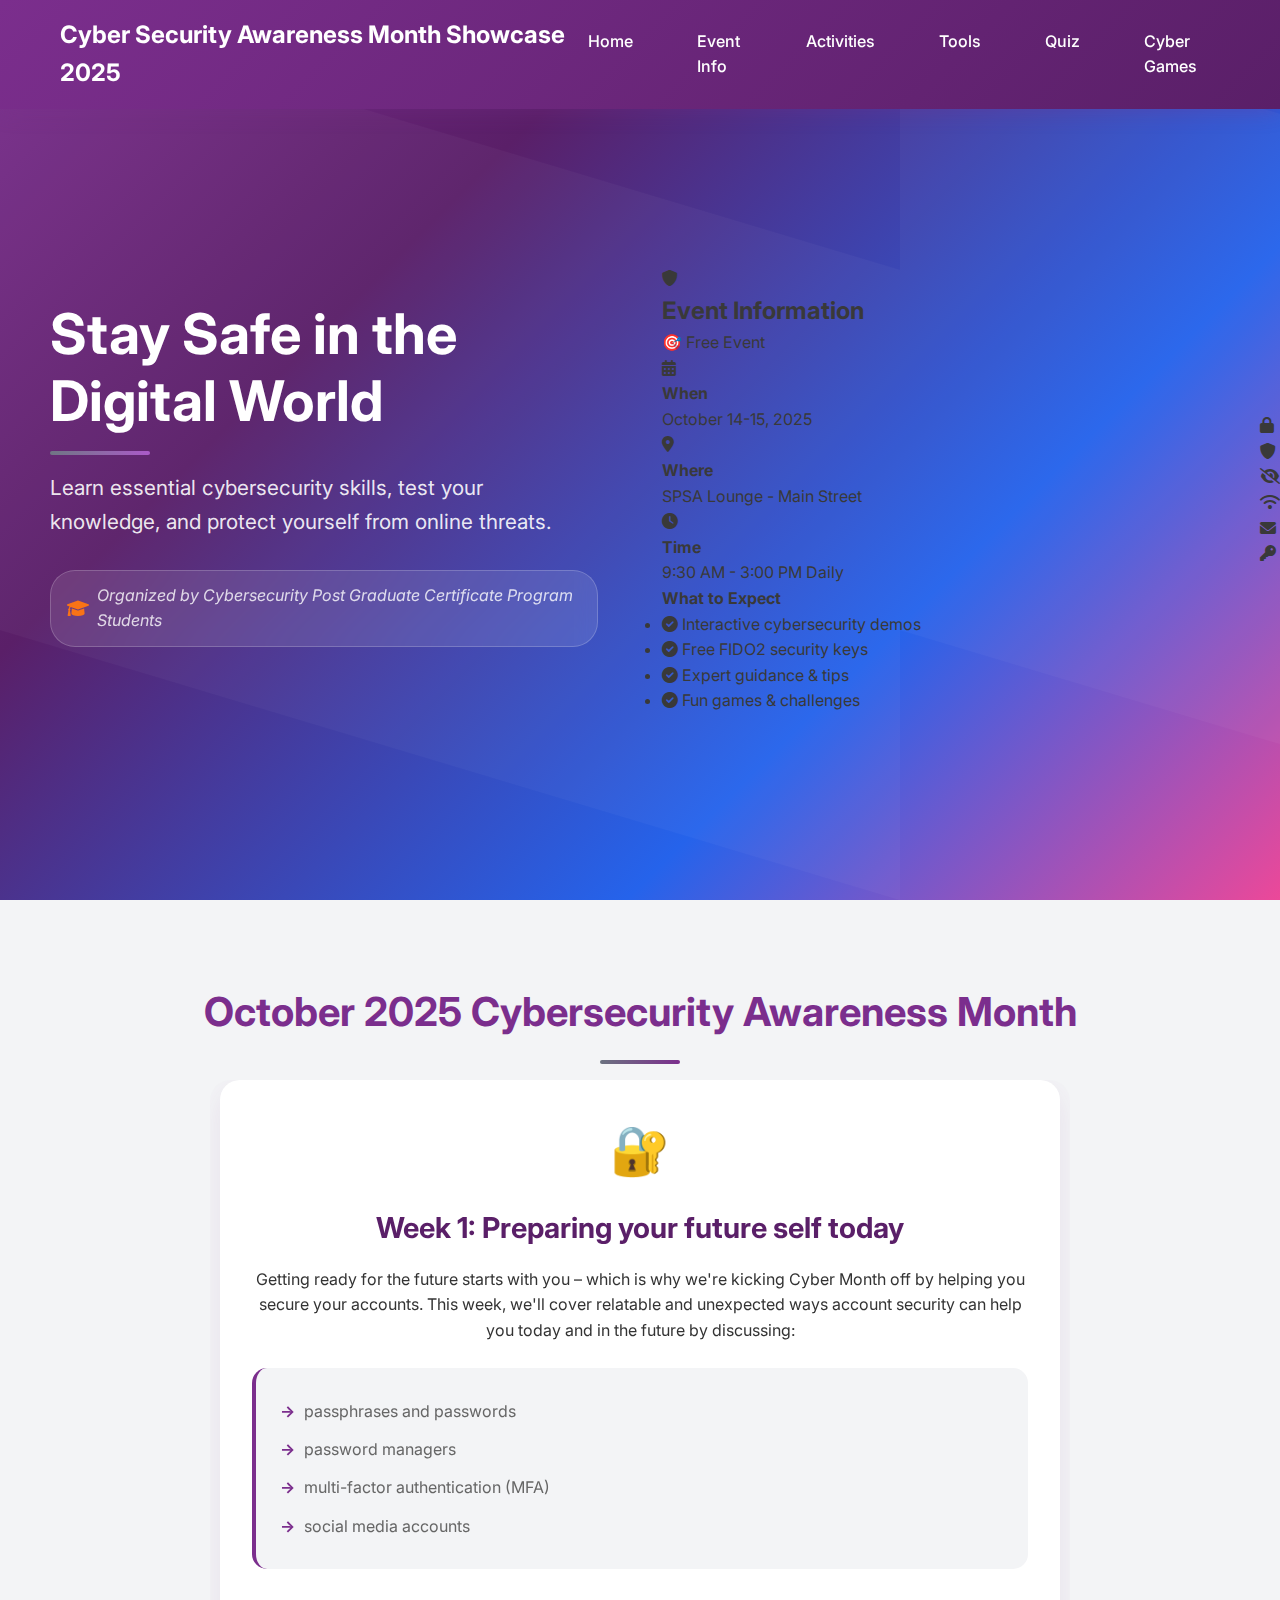
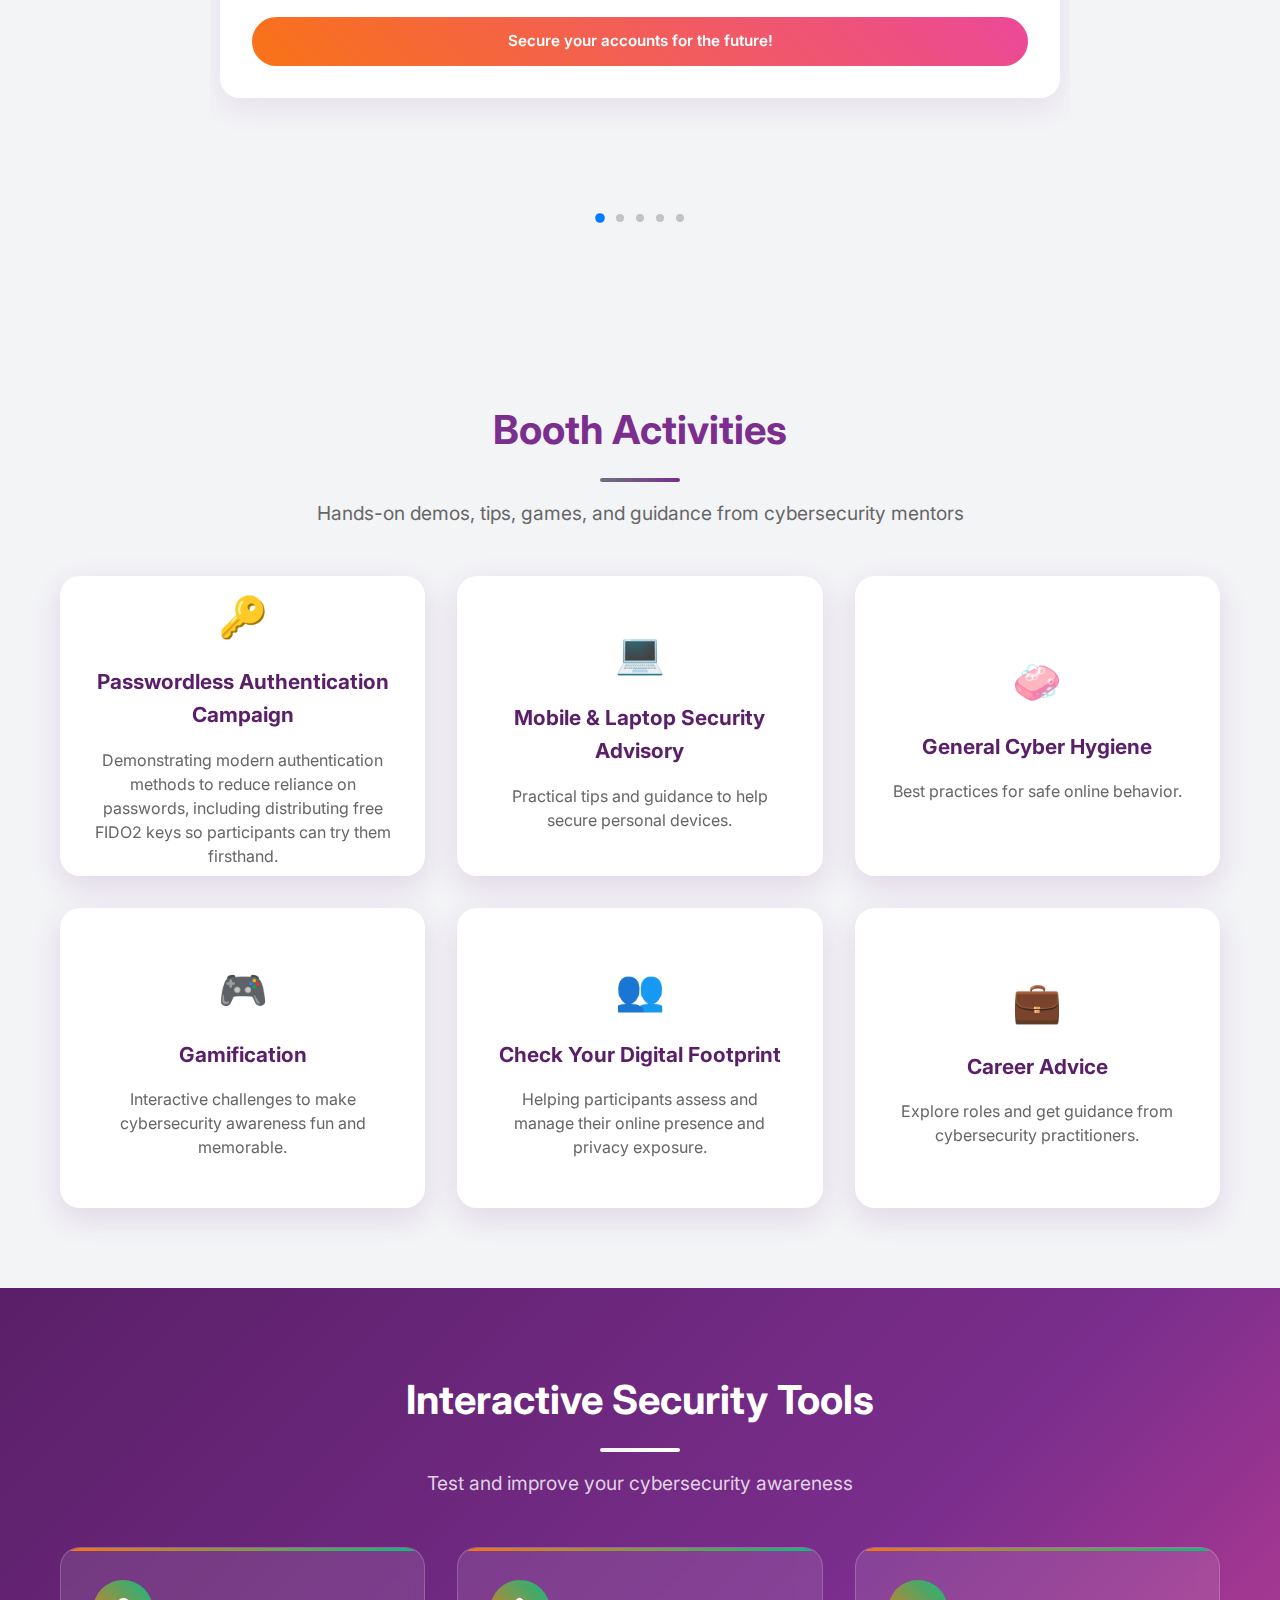
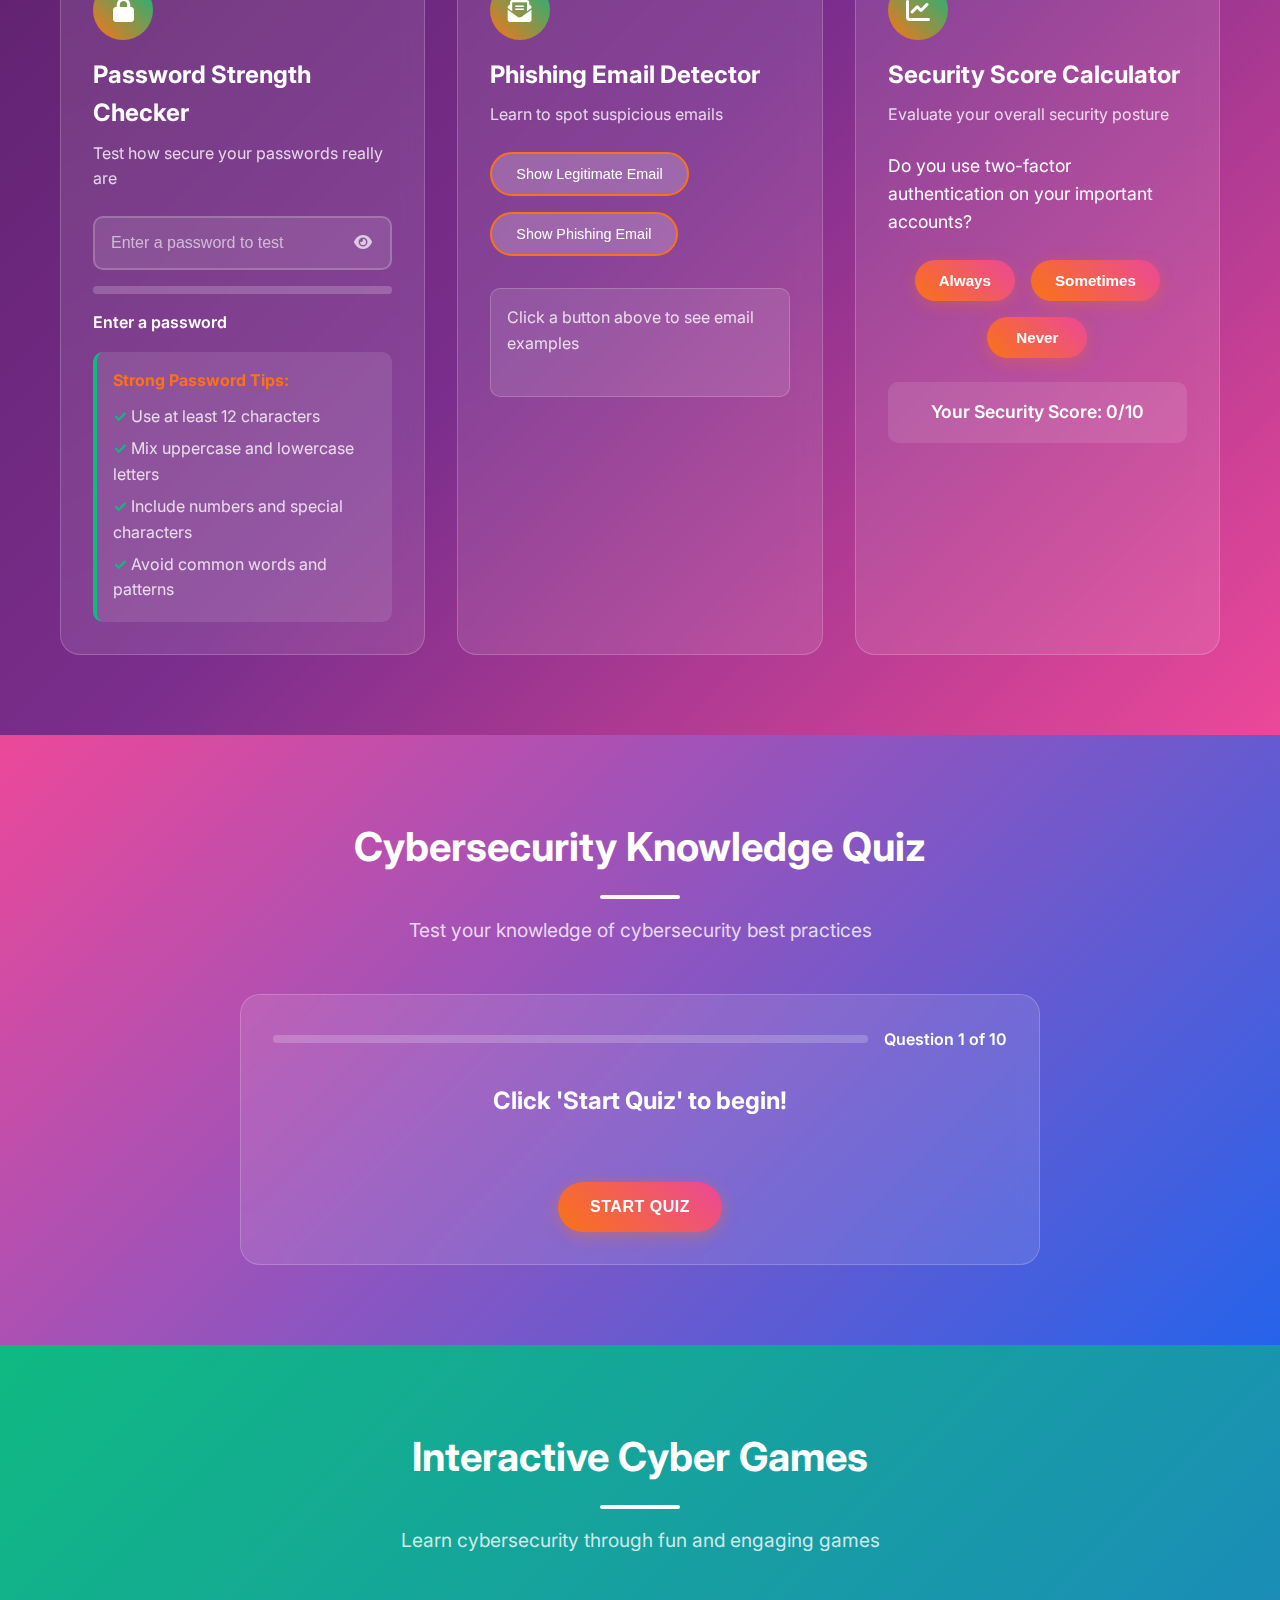
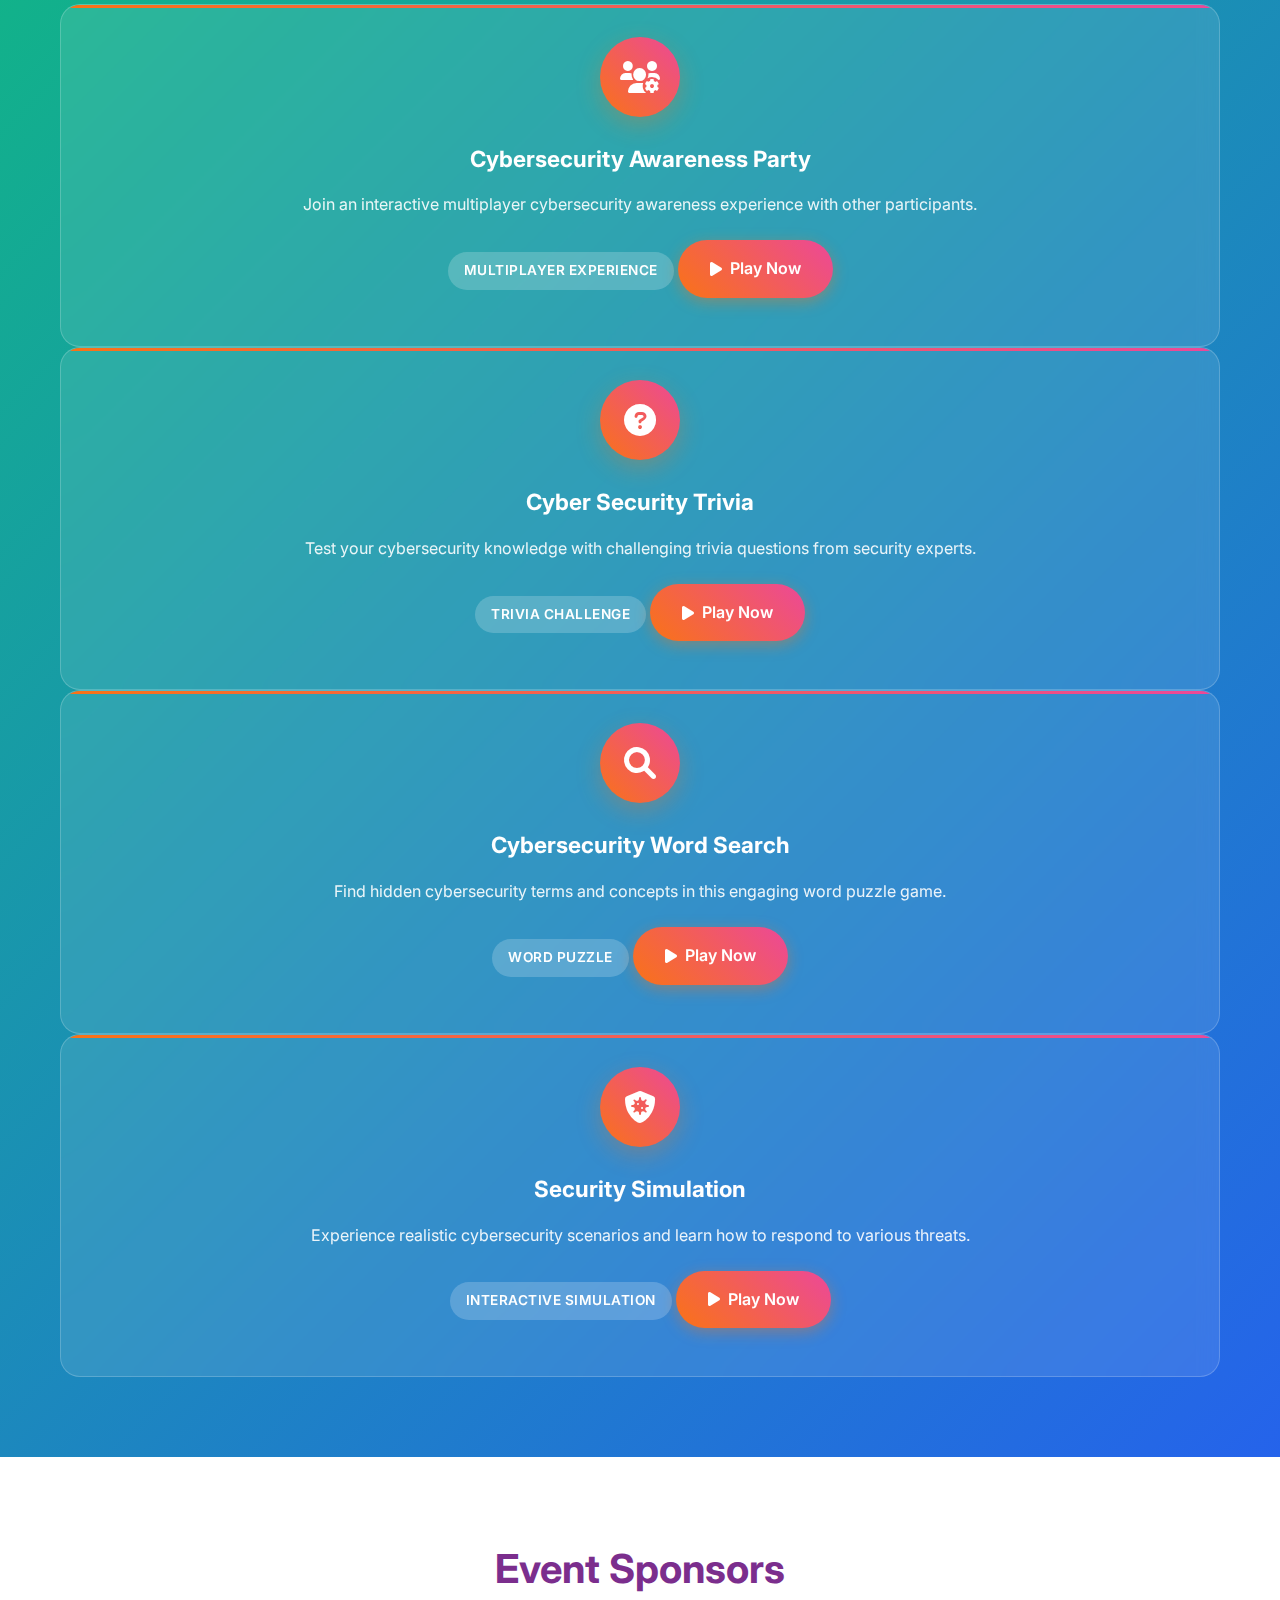
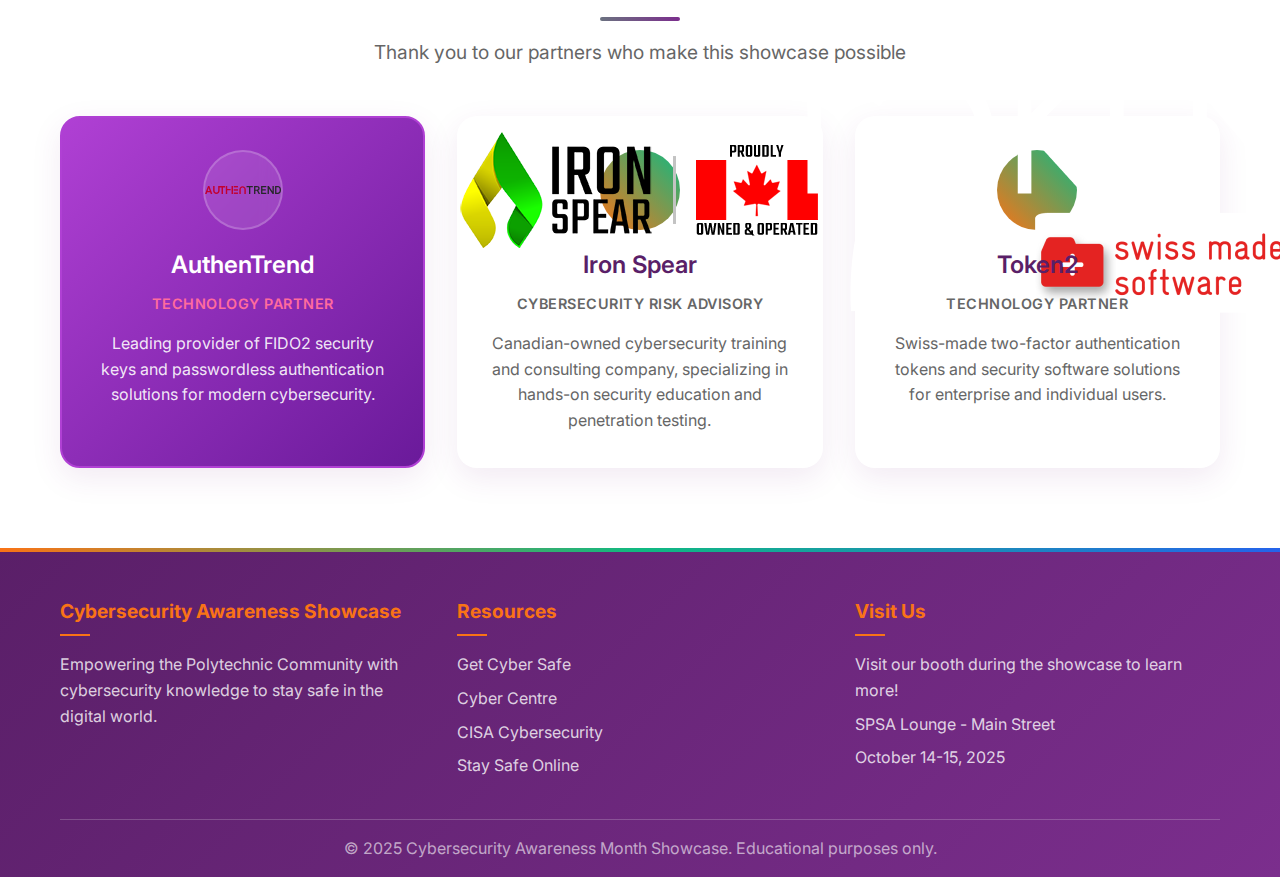
<file: index.html>
<!DOCTYPE html>
<html lang="en">
<head>
  <meta charset="UTF-8">
  <meta name="viewport" content="width=device-width, initial-scale=1.0">
  <title>CyberAware - Stay Safe Online</title>
  <link rel="icon" type="image/png" href="favicon.png">
  <link rel="stylesheet" href="style.css">
  <link href="https://cdnjs.cloudflare.com/ajax/libs/font-awesome/6.0.0/css/all.min.css" rel="stylesheet">
  <link href="https://fonts.googleapis.com/css2?family=Inter:wght@300;400;500;600;700&display=swap" rel="stylesheet">
  <link rel="stylesheet" href="https://cdn.jsdelivr.net/npm/swiper@11/swiper-bundle.min.css"/>
</head>
<body>
  <!-- Navigation -->
  <nav class="navbar">
    <div class="nav-container">
      <div class="nav-logo">
        <span>Cyber Security Awareness Month Showcase 2025</span>
      </div>
      <button class="menu-toggle" aria-label="Toggle navigation" aria-controls="primary-navigation" aria-expanded="false">
        <span class="hamburger">
          <span class="bar"></span>
          <span class="bar"></span>
          <span class="bar"></span>
        </span>
      </button>
      <div id="primary-navigation" class="nav-menu">
        <a href="#home" class="nav-link">Home</a>
        <a href="#info" class="nav-link">Event Info</a>
        <a href="#activities" class="nav-link">Activities</a>
        <a href="#tools" class="nav-link">Tools</a>
        <a href="#quiz" class="nav-link">Quiz</a>
        <a href="#games" class="nav-link">Cyber Games</a>
      </div>
    </div>
  </nav>

  <!-- Enhanced Hero Section - Original Content + Event Info -->
  <section id="home" class="hero">
    <div class="hero-content">
      <!-- Left Side - Original Hero Content -->
      <div class="hero-text">
        <h1>Stay Safe in the Digital World</h1>
        <p>Learn essential cybersecurity skills, test your knowledge, and protect yourself from online threats.</p>

        <div class="organized-by">
          <p><i class="fas fa-graduation-cap"></i> Organized by Cybersecurity Post Graduate Certificate Program Students</p>
        </div>
      </div>

      <!-- Right Side - Event Information Card -->
      <div class="hero-event-side">
        <div class="event-info-card-modern">
          <div class="event-header">
            <div class="event-icon-modern">
              <i class="fas fa-shield-alt"></i>
            </div>
            <div class="event-title-section">
              <h2>Event Information</h2>
              <div class="event-badge">🎯 Free Event</div>
            </div>
          </div>

          <div class="event-details-modern">
            <div class="detail-row">
              <div class="detail-icon">
                <i class="fas fa-calendar-alt"></i>
              </div>
              <div class="detail-content">
                <h4>When</h4>
                <p>October 14-15, 2025</p>
              </div>
            </div>

            <div class="detail-row">
              <div class="detail-icon">
                <i class="fas fa-map-marker-alt"></i>
              </div>
              <div class="detail-content">
                <h4>Where</h4>
                <p>SPSA Lounge - Main Street</p>
              </div>
            </div>

            <div class="detail-row">
              <div class="detail-icon">
                <i class="fas fa-clock"></i>
              </div>
              <div class="detail-content">
                <h4>Time</h4>
                <p>9:30 AM - 3:00 PM Daily</p>
              </div>
            </div>
          </div>

          <div class="event-description-modern">
            <h4>What to Expect</h4>
            <ul>
              <li><i class="fas fa-check-circle"></i> Interactive cybersecurity demos</li>
              <li><i class="fas fa-check-circle"></i> Free FIDO2 security keys</li>
              <li><i class="fas fa-check-circle"></i> Expert guidance & tips</li>
              <li><i class="fas fa-check-circle"></i> Fun games & challenges</li>
            </ul>
          </div>
        </div>
      </div>
    </div>

    <!-- Floating Background Icons -->
    <div class="hero-background-icons">
      <div class="floating-icon icon1"><i class="fas fa-lock"></i></div>
      <div class="floating-icon icon2"><i class="fas fa-shield-alt"></i></div>
      <div class="floating-icon icon3"><i class="fas fa-eye-slash"></i></div>
      <div class="floating-icon icon4"><i class="fas fa-wifi"></i></div>
      <div class="floating-icon icon5"><i class="fas fa-envelope"></i></div>
      <div class="floating-icon icon6"><i class="fas fa-key"></i></div>
    </div>
  </section>

  <!-- Info Carousel Section - Updated with 5 weeks -->
  <section id="info" class="section carousel-section">
    <div class="container">
      <h2 class="section-title">October 2025 Cybersecurity Awareness Month</h2>
      <div class="carousel-wrapper">
        <div class="swiper info-carousel">
          <div class="swiper-wrapper">
            <!-- Week 1: Preparing your future self today -->
            <div class="swiper-slide">
              <div class="info-card theme-card">
                <div class="info-icon">🔐</div>
                <h3>Week 1: Preparing your future self today</h3>
                <p>Getting ready for the future starts with you – which is why we're kicking Cyber Month off by helping you secure your accounts. This week, we'll cover relatable and unexpected ways account security can help you today and in the future by discussing:</p>
                <div class="week-activities">
                  <ul>
                    <li>passphrases and passwords</li>
                    <li>password managers</li>
                    <li>multi-factor authentication (MFA)</li>
                    <li>social media accounts</li>
                  </ul>
                </div>
                <div class="theme-highlight">Secure your accounts for the future!</div>
              </div>
            </div>

            <!-- Week 2: Bringing your devices up to speed -->
            <div class="swiper-slide">
              <div class="info-card theme-card">
                <div class="info-icon">📱</div>
                <h3>Week 2: Bringing your devices up to speed</h3>
                <p>Your devices are used for everything you do online. Securing them today can help you prepare for whatever the future throws at you like unexpected visitors, last minute travel, important presentations, and of course, cyber attacks. We'll explain how small steps can help you get ready for anything by discussing:</p>
                <div class="week-activities">
                  <ul>
                    <li>securing smart devices</li>
                    <li>storage and backups</li>
                    <li>private and public networks</li>
                  </ul>
                </div>
                <div class="theme-highlight">Prepare your devices for anything!</div>
              </div>
            </div>

            <!-- Week 3: Cyber threats are evolving – are you? -->
            <div class="swiper-slide">
              <div class="info-card theme-card">
                <div class="info-icon">⚠️</div>
                <h3>Week 3: Cyber threats are evolving – are you?</h3>
                <p>As online threats become more sophisticated, it's important that your knowledge does too. As certain tactics continue to evolve, knowing how to spot them can help prepare you for the future.</p>
                <div class="week-activities">
                  <h4>This week, we'll discuss:</h4>
                  <ul>
                    <li>phishing</li>
                    <li>vishing</li>
                    <li>reporting smishing through 7726 (SPAM)</li>
                    <li>AI and sophisticated threats</li>
                  </ul>
                </div>
                <div class="theme-highlight">Evolve with the threats!</div>
              </div>
            </div>

            <!-- Week 4: Starting new habits -->
            <div class="swiper-slide">
              <div class="info-card theme-card">
                <div class="info-icon">🔄</div>
                <h3>Week 4: Starting new habits</h3>
                <p>Cyber criminals are skilled at being misleading. Forming strong cyber safe habits now and knowing how to spot suspicious signs when it comes to files, downloads, and messages can help you stay safe in the future.</p>
                <div class="week-activities">
                  <h4>This week, we'll discuss:</h4>
                  <ul>
                    <li>malware</li>
                    <li>ransomware</li>
                    <li>anti-virus protection</li>
                    <li>safe downloading</li>
                    <li>AI</li>
                  </ul>
                </div>
                <div class="theme-highlight">Build strong cyber habits!</div>
              </div>
            </div>

            <!-- Week 5: Staying updated to stay safe -->
            <div class="swiper-slide">
              <div class="info-card theme-card">
                <div class="info-icon">🔄</div>
                <h3>Week 5: Staying updated to stay safe</h3>
                <p>Online threats are always evolving, which means it's important that your systems and software are too. Stay updated to handle anything in the future by learning about:</p>
                <div class="week-activities">
                  <ul>
                    <li>system updates</li>
                    <li>S.C.R.U.B topics</li>
                    <li>software updates</li>
                  </ul>
                </div>
                <div class="theme-highlight">Stay updated, stay safe!</div>
              </div>
            </div>
          </div>
          <div class="swiper-pagination"></div>
        </div>
      </div>
    </div>
  </section>

  <!-- Booth Activities Section with Flip Cards -->
  <section id="activities" class="section activities-section">
    <div class="container">
      <h2 class="section-title">Booth Activities</h2>
      <p class="section-subtitle">Hands-on demos, tips, games, and guidance from cybersecurity mentors</p>

      <div class="activities-grid">
        <!-- Passwordless Authentication Campaign -->
        <div class="flip-card">
          <div class="flip-card-inner">
            <div class="flip-card-front">
              <div class="activity-icon">🔑</div>
              <h3 class="activity-title">Passwordless Authentication Campaign</h3>
              <p class="activity-blurb">Demonstrating modern authentication methods to reduce reliance on passwords, including distributing free FIDO2 keys so participants can try them firsthand.</p>
            </div>
            <div class="flip-card-back">
              <h3>What you'll try</h3>
              <ul>
                <li>Passwordless Authentication Setup Demo</li>
                <li>Win a Free FIDO2 Key</li>
              </ul>
            </div>
          </div>
        </div>

        <!-- Mobile & Laptop Security Advisory -->
        <div class="flip-card">
          <div class="flip-card-inner">
            <div class="flip-card-front">
              <div class="activity-icon">💻</div>
              <h3 class="activity-title">Mobile & Laptop Security Advisory</h3>
              <p class="activity-blurb">Practical tips and guidance to help secure personal devices.</p>
            </div>
            <div class="flip-card-back">
              <h3>Key Discoveries</h3>
              <ul>
                <li>Essential Device Security Tips</li>
                <li>Mobile App Analysis</li>
                <li>Device Cybersecurity Assessment</li>
                <li>Get help with Antivirus & Patch Updates</li>
              </ul>
            </div>
          </div>
        </div>

        <!-- General Cyber Hygiene -->
        <div class="flip-card">
          <div class="flip-card-inner">
            <div class="flip-card-front">
              <div class="activity-icon">🧼</div>
              <h3 class="activity-title">General Cyber Hygiene</h3>
              <p class="activity-blurb">Best practices for safe online behavior.</p>
            </div>
            <div class="flip-card-back">
              <h3>Key Takeaways</h3>
              <ul>
                <li>Strong password creation strategies</li>
                <li>Safe browsing techniques</li>
                <li>Importance of software update</li>
                <li>Phishing Email and link verification</li>
              </ul>
            </div>
          </div>
        </div>

        <!-- Gamification -->
        <div class="flip-card">
          <div class="flip-card-inner">
            <div class="flip-card-front">
              <div class="activity-icon">🎮</div>
              <h3 class="activity-title">Gamification</h3>
              <p class="activity-blurb">Interactive challenges to make cybersecurity awareness fun and memorable.</p>
            </div>
            <div class="flip-card-back">
              <h3>Fun challenges awaiting</h3>
              <ul>
                <li>Cybersecurity Quizzes</li>
                <li>Phishing Detection Games</li>
                <li>Password Strength Demo</li>
              
              </ul>
            </div>
          </div>
        </div>

        <!-- Check Your Digital Footprint -->
        <div class="flip-card">
          <div class="flip-card-inner">
            <div class="flip-card-front">
              <div class="activity-icon">👥</div>
              <h3 class="activity-title">Check Your Digital Footprint</h3>
              <p class="activity-blurb">Helping participants assess and manage their online presence and privacy exposure.</p>
            </div>
            <div class="flip-card-back">
              <h3>What you'll discover</h3>
              <ul>
                <li>Your digital footprint</li>
                <li>Privacy settings optimization</li>
                <li>Social media security Tips</li>
              </ul>
            </div>
          </div>
        </div>

        <!-- Career Advice -->
        <div class="flip-card">
          <div class="flip-card-inner">
            <div class="flip-card-front">
              <div class="activity-icon">💼</div>
              <h3 class="activity-title">Career Advice</h3>
              <p class="activity-blurb">Explore roles and get guidance from cybersecurity practitioners.</p>
            </div>
            <div class="flip-card-back">
              <h3>Career paths you can explore</h3>
              <ul>
                <li>SOC analyst opportunities</li>
                <li>Application security roles</li>
                <li>GRC career pathways</li>
                <li>Enroll in the Cybersecurity PG Certificate Program</li>
              </ul>
            </div>
          </div>
        </div>
      </div>
    </div>
  </section>

  <!-- Interactive Tools Section -->
  <section id="tools" class="section tools-section">
    <div class="container">
      <h2 class="section-title">Interactive Security Tools</h2>
      <p class="section-subtitle">Test and improve your cybersecurity awareness</p>

      <div class="tools-grid">
        <!-- Password Strength Checker -->
        <div class="tool-card">
          <div class="tool-icon">
            <i class="fas fa-lock"></i>
          </div>
          <h3>Password Strength Checker</h3>
          <p>Test how secure your passwords really are</p>
          <div class="password-checker">
            <div class="password-input-container">
              <input type="password" id="passwordInput" placeholder="Enter a password to test">
              <button onclick="togglePasswordVisibility()" class="toggle-btn" type="button" aria-label="Toggle password visibility">
                <i class="fas fa-eye" id="eyeIcon"></i>
              </button>
            </div>
            <div class="strength-meter">
              <div class="strength-bar" id="strengthBar"></div>
            </div>
            <div class="strength-text" id="strengthText">Enter a password</div>
            <div class="password-tips">
              <h4>Strong Password Tips:</h4>
              <ul>
                <li>Use at least 12 characters</li>
                <li>Mix uppercase and lowercase letters</li>
                <li>Include numbers and special characters</li>
                <li>Avoid common words and patterns</li>
              </ul>
            </div>
          </div>
        </div>

        <!-- Phishing Email Detector -->
        <div class="tool-card">
          <div class="tool-icon">
            <i class="fas fa-envelope-open-text"></i>
          </div>
          <h3>Phishing Email Detector</h3>
          <p>Learn to spot suspicious emails</p>
          <div class="email-examples">
            <button class="email-btn" onclick="showEmail('legit')">Show Legitimate Email</button>
            <button class="email-btn" onclick="showEmail('phishing')">Show Phishing Email</button>
            <div class="email-display" id="emailDisplay">
              <p>Click a button above to see email examples</p>
            </div>
          </div>
        </div>

        <!-- Security Score Calculator -->
        <div class="tool-card">
          <div class="tool-icon">
            <i class="fas fa-chart-line"></i>
          </div>
          <h3>Security Score Calculator</h3>
          <p>Evaluate your overall security posture</p>
          <div class="security-quiz">
            <div class="quiz-question" id="securityQuestion">
              <p>Do you use two-factor authentication on your important accounts?</p>
              <div class="security-options">
                <button class="security-btn" onclick="updateSecurityScore(2)">Always</button>
                <button class="security-btn" onclick="updateSecurityScore(1)">Sometimes</button>
                <button class="security-btn" onclick="updateSecurityScore(0)">Never</button>
              </div>
            </div>
            <div class="security-score" id="securityScore">
              <span>Your Security Score: <span id="scoreValue">0</span>/10</span>
            </div>
          </div>
        </div>
      </div>
    </div>
  </section>

  <!-- Quiz Section -->
  <section id="quiz" class="section quiz-section">
    <div class="container">
      <h2 class="section-title">Cybersecurity Knowledge Quiz</h2>
      <p class="section-subtitle">Test your knowledge of cybersecurity best practices</p>

      <div class="quiz-container">
        <div class="quiz-header">
          <div class="quiz-progress">
            <div class="progress-bar">
              <div class="progress-fill" id="progressBar"></div>
            </div>
            <span class="question-counter">Question <span id="currentQ">1</span> of <span id="totalQ">10</span></span>
          </div>
        </div>

        <div class="quiz-content" id="quizContent">
          <div class="question-card">
            <h3 id="questionText">Click 'Start Quiz' to begin!</h3>
            <div class="options" id="optionsContainer"></div>
            <div class="quiz-controls">
              <button id="startBtn" class="btn btn-primary" onclick="startQuiz()">Start Quiz</button>
              <button id="nextBtn" class="btn btn-secondary" onclick="nextQuestion()" style="display: none;">Next Question</button>
            </div>
          </div>
        </div>

        <div class="quiz-results" id="quizResults" style="display: none;">
          <h3>Quiz Complete!</h3>
          <div class="results-summary">
            <div class="score-circle">
              <span id="finalScore">0</span>
              <span class="score-total">/ 10</span>
            </div>
            <div class="results-text">
              <h4 id="resultsTitle">Great Job!</h4>
              <p id="resultsMessage">You've demonstrated good cybersecurity knowledge.</p>
            </div>
          </div>
          <button class="btn btn-primary" onclick="restartQuiz()">Take Quiz Again</button>
        </div>
      </div>
    </div>
  </section>

  <!-- Cyber Games Section - 2x2 Grid -->
  <section id="games" class="section games-section">
    <div class="container">
      <h2 class="section-title">Interactive Cyber Games</h2>
      <p class="section-subtitle">Learn cybersecurity through fun and engaging games</p>

      <div class="games-grid">
        <div class="game-card" onclick="window.open('https://crowdparty.app/featured/cybersecurity-awareness-month-party', '_blank')">
          <div class="game-icon">
            <i class="fas fa-users-cog"></i>
          </div>
          <h3>Cybersecurity Awareness Party</h3>
          <p>Join an interactive multiplayer cybersecurity awareness experience with other participants.</p>
          <div class="game-type">Multiplayer Experience</div>
          <div class="play-button">
            <i class="fas fa-play"></i> Play Now
          </div>
        </div>

        <div class="game-card" onclick="window.open('https://securityawareness.dcsa.mil/cdse/multimedia/games/cybertrivia/index.html', '_blank')">
          <div class="game-icon">
            <i class="fas fa-question-circle"></i>
          </div>
          <h3>Cyber Security Trivia</h3>
          <p>Test your cybersecurity knowledge with challenging trivia questions from security experts.</p>
          <div class="game-type">Trivia Challenge</div>
          <div class="play-button">
            <i class="fas fa-play"></i> Play Now
          </div>
        </div>

        <div class="game-card" onclick="window.open('https://securityawareness.dcsa.mil/cdse/multimedia/games/wordfinds/index.html?request=cyber-1', '_blank')">
          <div class="game-icon">
            <i class="fas fa-search"></i>
          </div>
          <h3>Cybersecurity Word Search</h3>
          <p>Find hidden cybersecurity terms and concepts in this engaging word puzzle game.</p>
          <div class="game-type">Word Puzzle</div>
          <div class="play-button">
            <i class="fas fa-play"></i> Play Now
          </div>
        </div>

        <div class="game-card" onclick="window.open('https://app.livingsecurity.com/player?contentid=2v8oU5IkcbHj8fMWUzHTMs', '_blank')">
          <div class="game-icon">
            <i class="fas fa-shield-virus"></i>
          </div>
          <h3>Security Simulation</h3>
          <p>Experience realistic cybersecurity scenarios and learn how to respond to various threats.</p>
          <div class="game-type">Interactive Simulation</div>
          <div class="play-button">
            <i class="fas fa-play"></i> Play Now
          </div>
        </div>
      </div>
    </div>
  </section>

  <!-- Sponsors Section - Reordered with Token2 third -->
  <section id="sponsors" class="section sponsors-section">
    <div class="container">
      <h2 class="section-title">Event Sponsors</h2>
      <p class="section-subtitle">Thank you to our partners who make this showcase possible</p>

      <div class="sponsors-grid">
        <div class="sponsor-card authentrend-sponsor">
          <div class="sponsor-logo authentrend-logo">
            <img src="Authentrend Logo.svg" alt="AuthenTrend Logo" />
          </div>
          <h3>AuthenTrend</h3>
          <p class="sponsor-role">Technology Partner</p>
          <p>Leading provider of FIDO2 security keys and passwordless authentication solutions for modern cybersecurity.</p>
        </div>

        <div class="sponsor-card ironspear-sponsor">
          <div class="sponsor-logo ironspear-logo">
            <img src="iron-spear-logo-stacked-canada-pride.png" alt="Iron Spear Logo" />
          </div>
          <h3>Iron Spear</h3>
          <p class="sponsor-role">Cybersecurity Risk Advisory</p>
          <p>Canadian-owned cybersecurity training and consulting company, specializing in hands-on security education and penetration testing.</p>
        </div>

        <div class="sponsor-card token2-sponsor">
          <div class="sponsor-logo token2-logo">
            <img src="logo-white.png" alt="Token2 Swiss Made Software Logo" />
          </div>
          <h3>Token2</h3>
          <p class="sponsor-role">Technology Partner</p>
          <p>Swiss-made two-factor authentication tokens and security software solutions for enterprise and individual users.</p>
        </div>
      </div>
    </div>
  </section>

  <!-- Footer -->
  <footer class="footer">
    <div class="container">
      <div class="footer-content">
        <div class="footer-section">
          <h4>Cybersecurity Awareness Showcase</h4>
          <p>Empowering the Polytechnic Community with cybersecurity knowledge to stay safe in the digital world.</p>
        </div>
        <div class="footer-section">
          <h4>Resources</h4>
          <ul>
            <li><a href="https://www.getcybersafe.gc.ca/">Get Cyber Safe</a></li>
            <li><a href="https://www.cyber.gc.ca/">Cyber Centre</a></li>
            <li><a href="https://www.cisa.gov/cybersecurity">CISA Cybersecurity</a></li>
            <li><a href="https://staysafeonline.org/">Stay Safe Online</a></li>
          </ul>
        </div>
        <div class="footer-section">
          <h4>Visit Us</h4>
          <p>Visit our booth during the showcase to learn more!</p>
          <p>SPSA Lounge - Main Street</p>
          <p>October 14-15, 2025</p>
        </div>
      </div>
      <div class="footer-bottom">
        <p>&copy; 2025 Cybersecurity Awareness Month Showcase. Educational purposes only.</p>
      </div>
    </div>
  </footer>

  <script src="https://cdn.jsdelivr.net/npm/swiper@11/swiper-bundle.min.js"></script>
  <script src="script.js"></script>
</body>
</html>
</file>
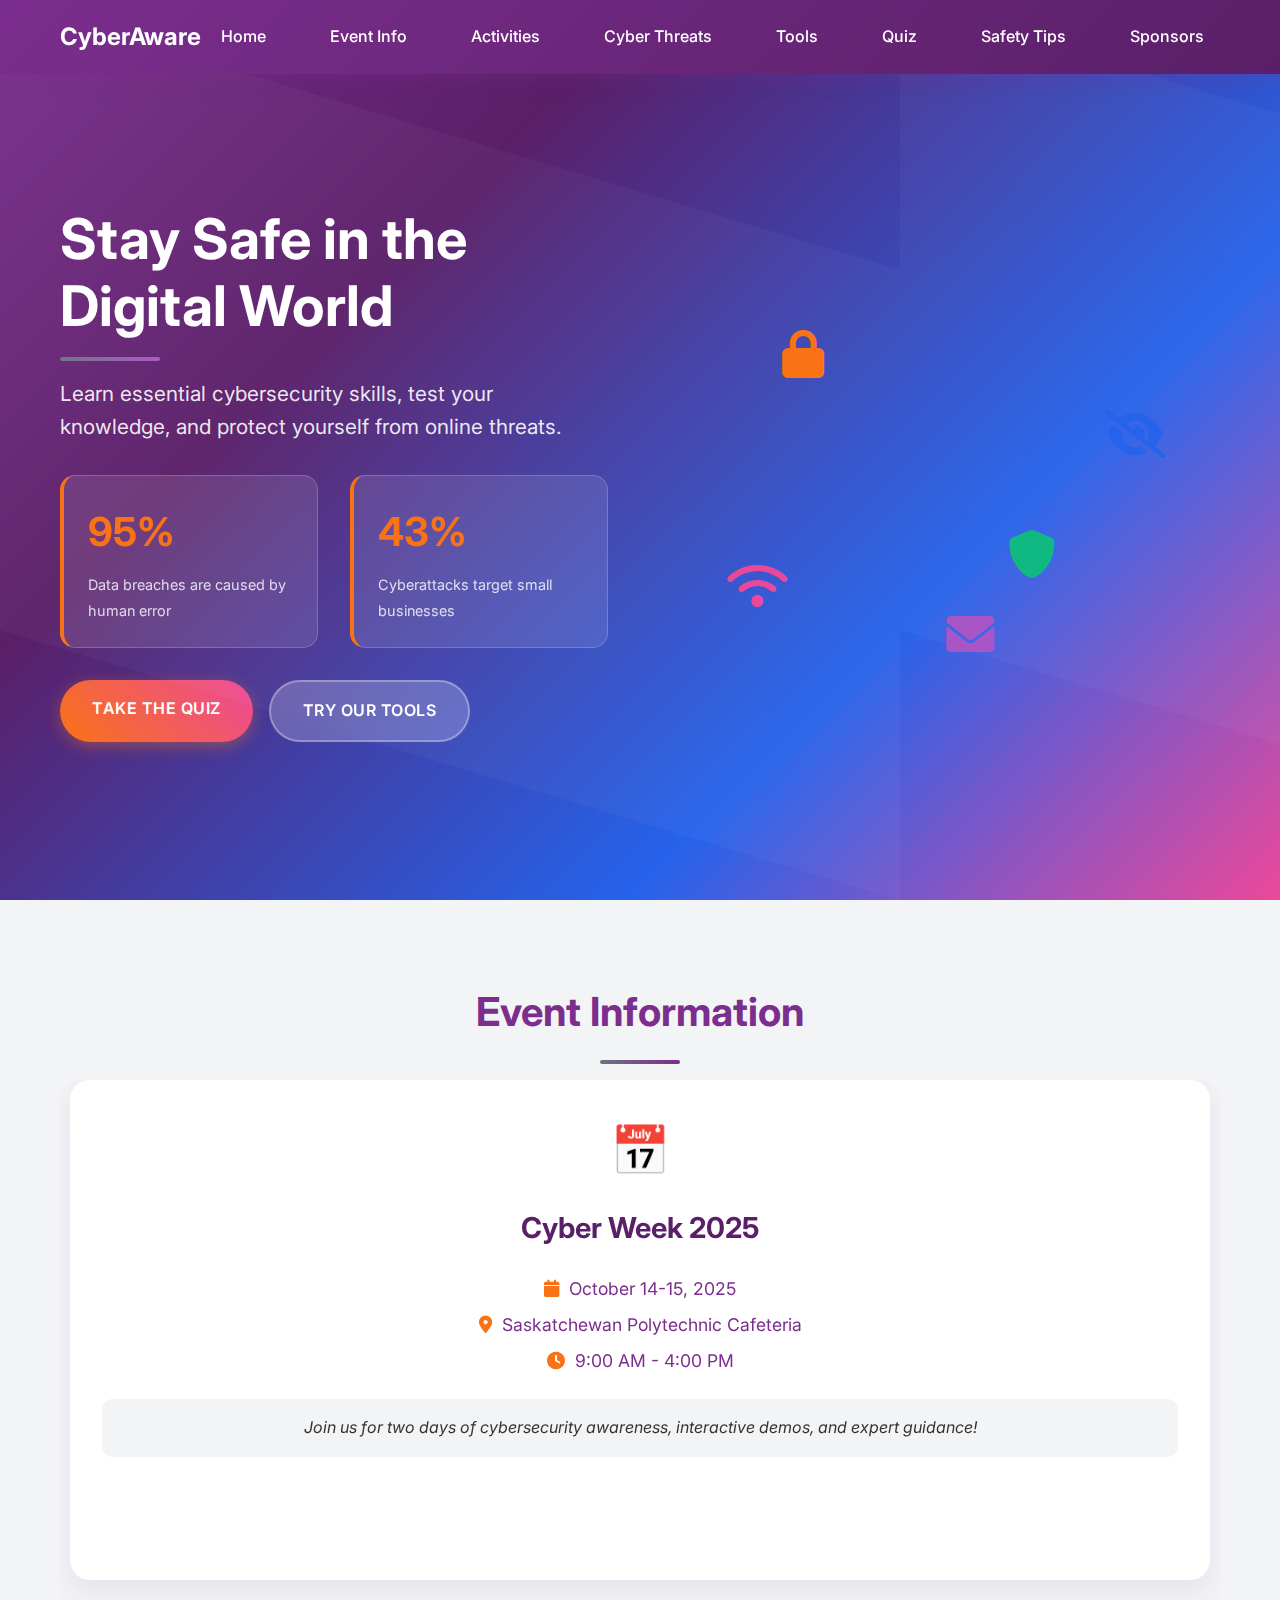
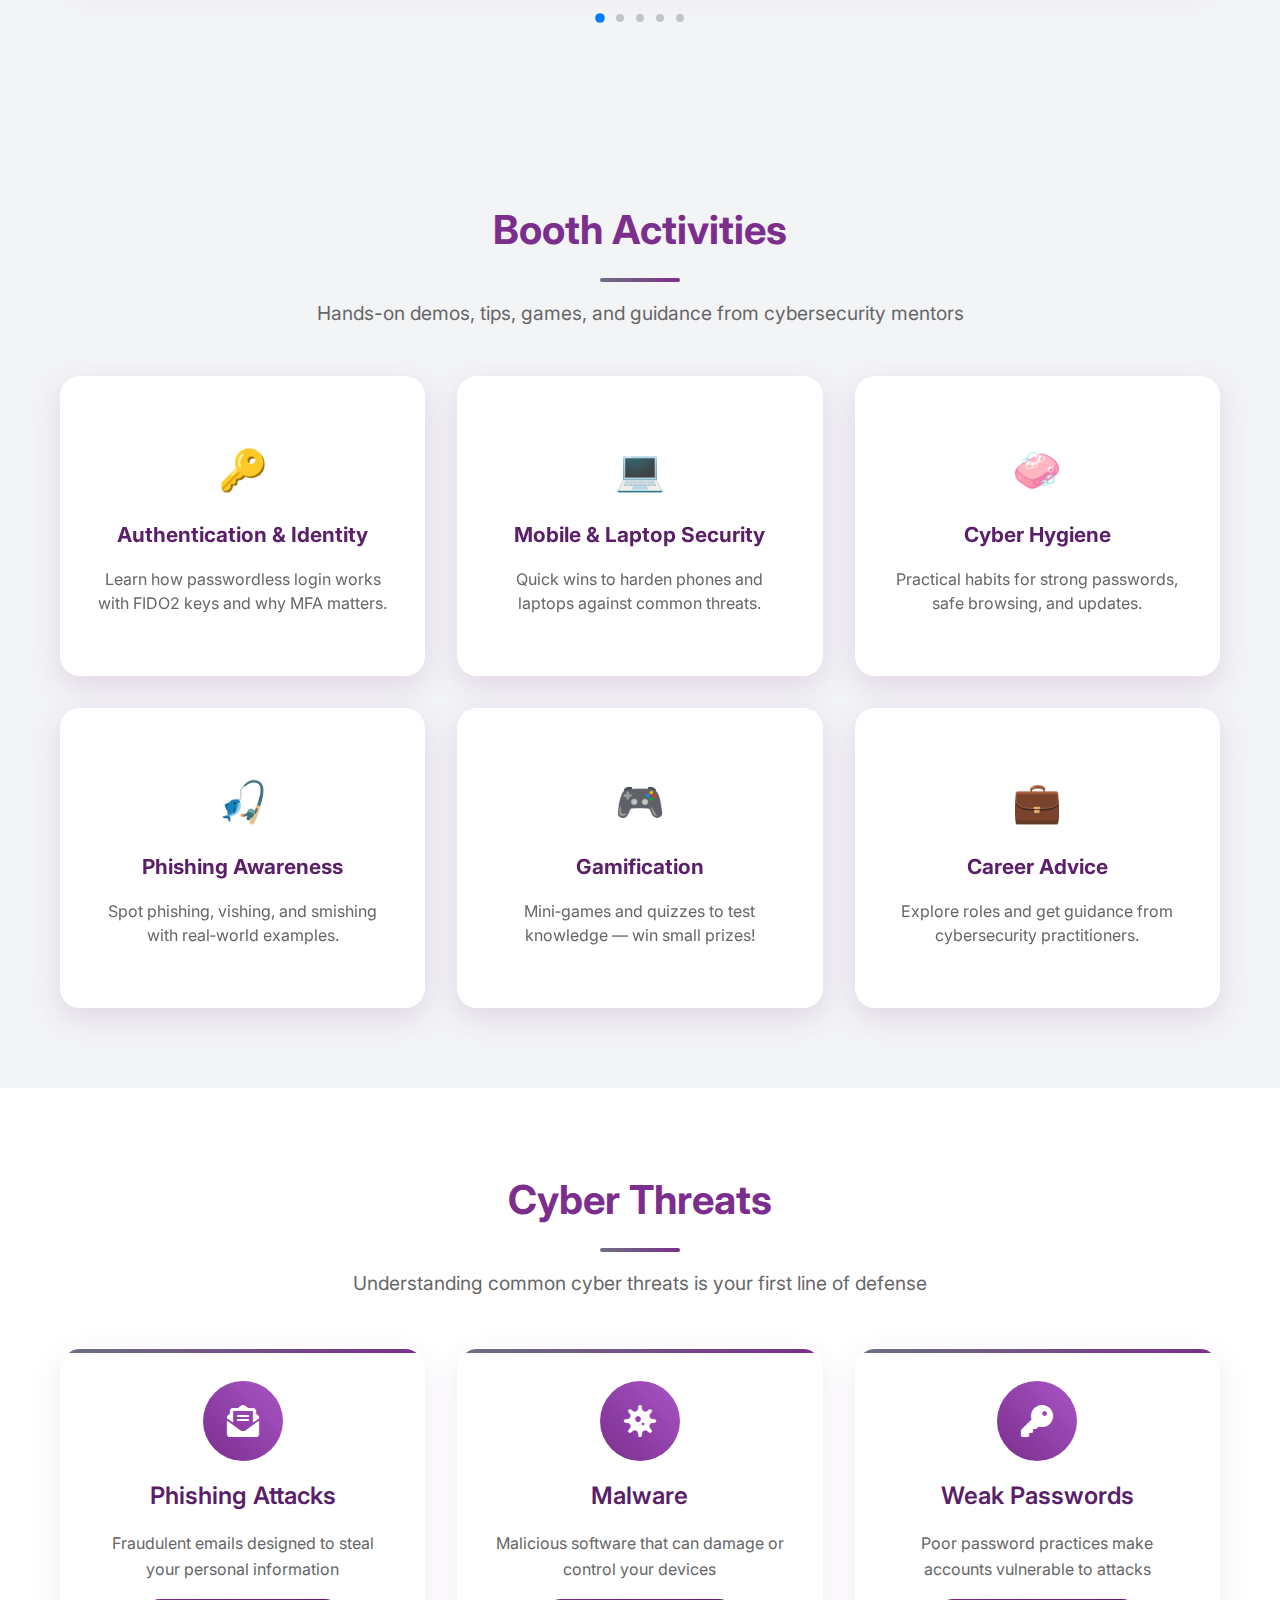
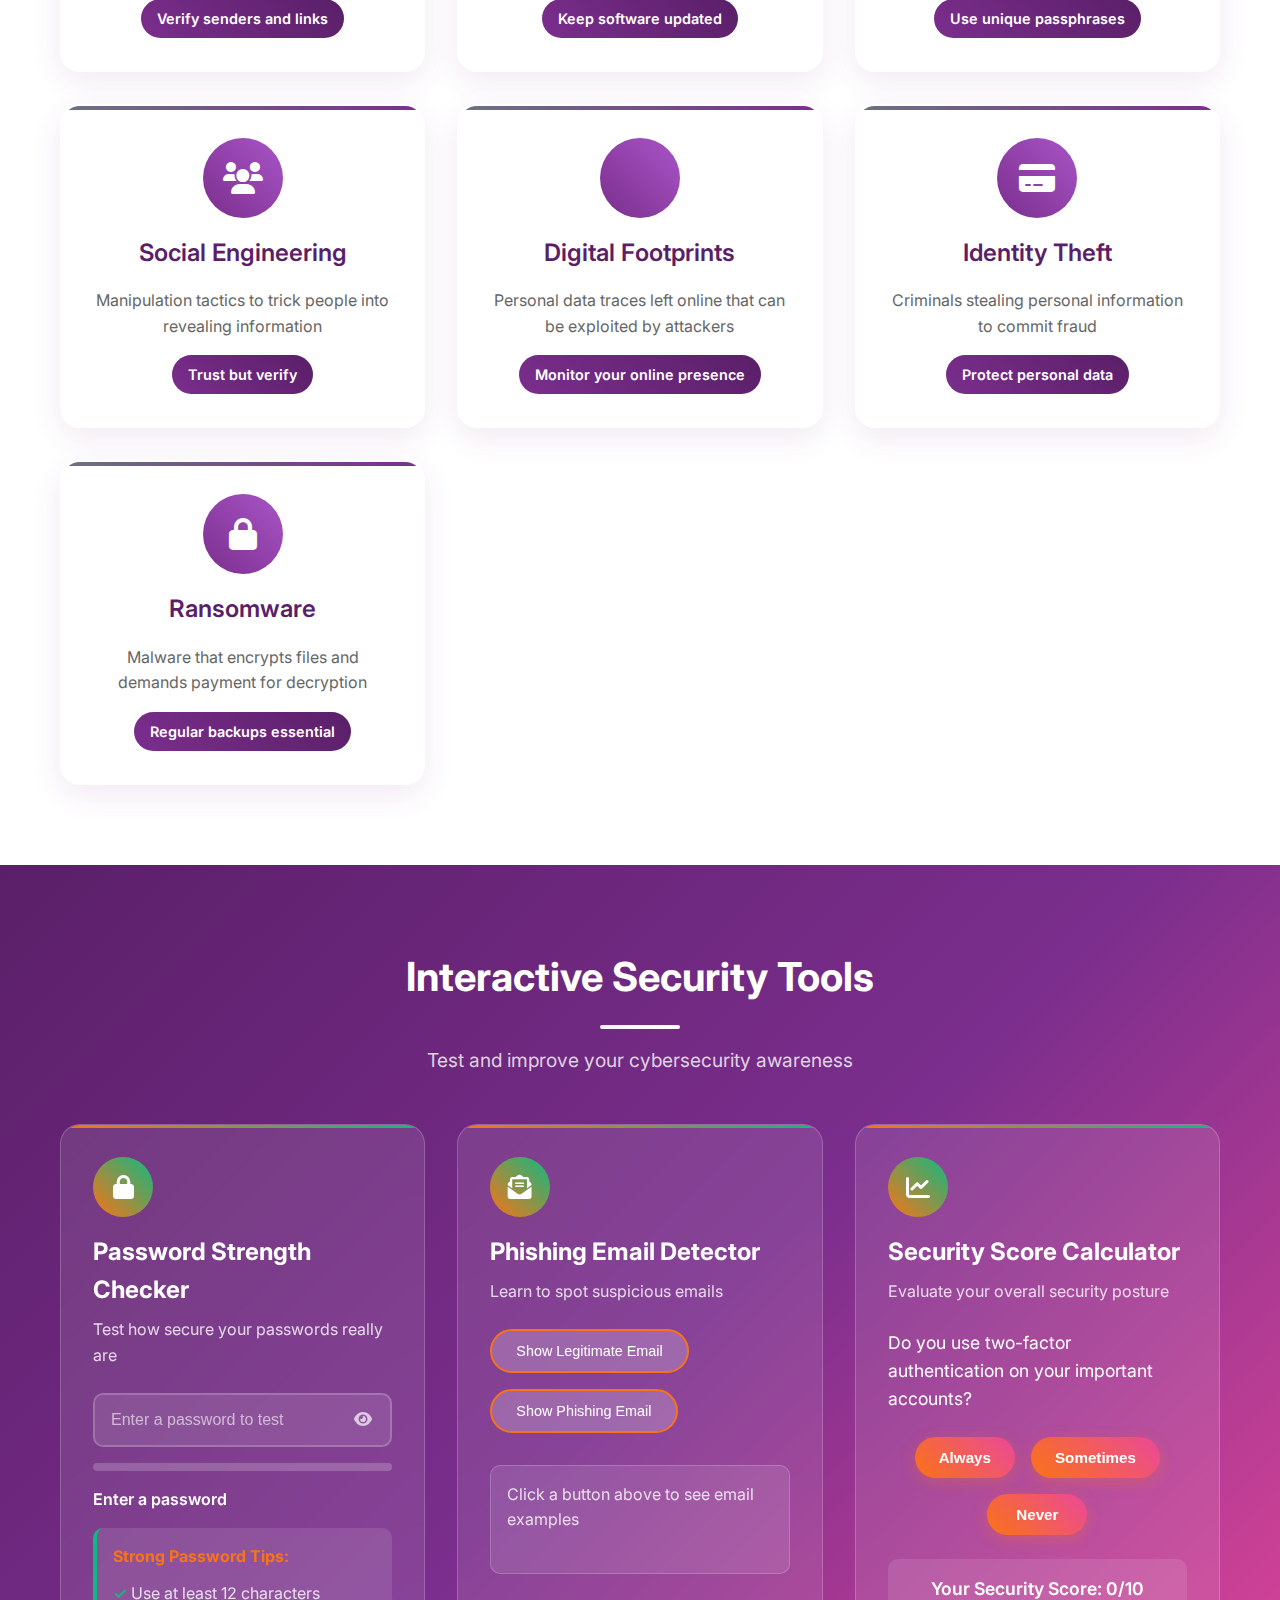
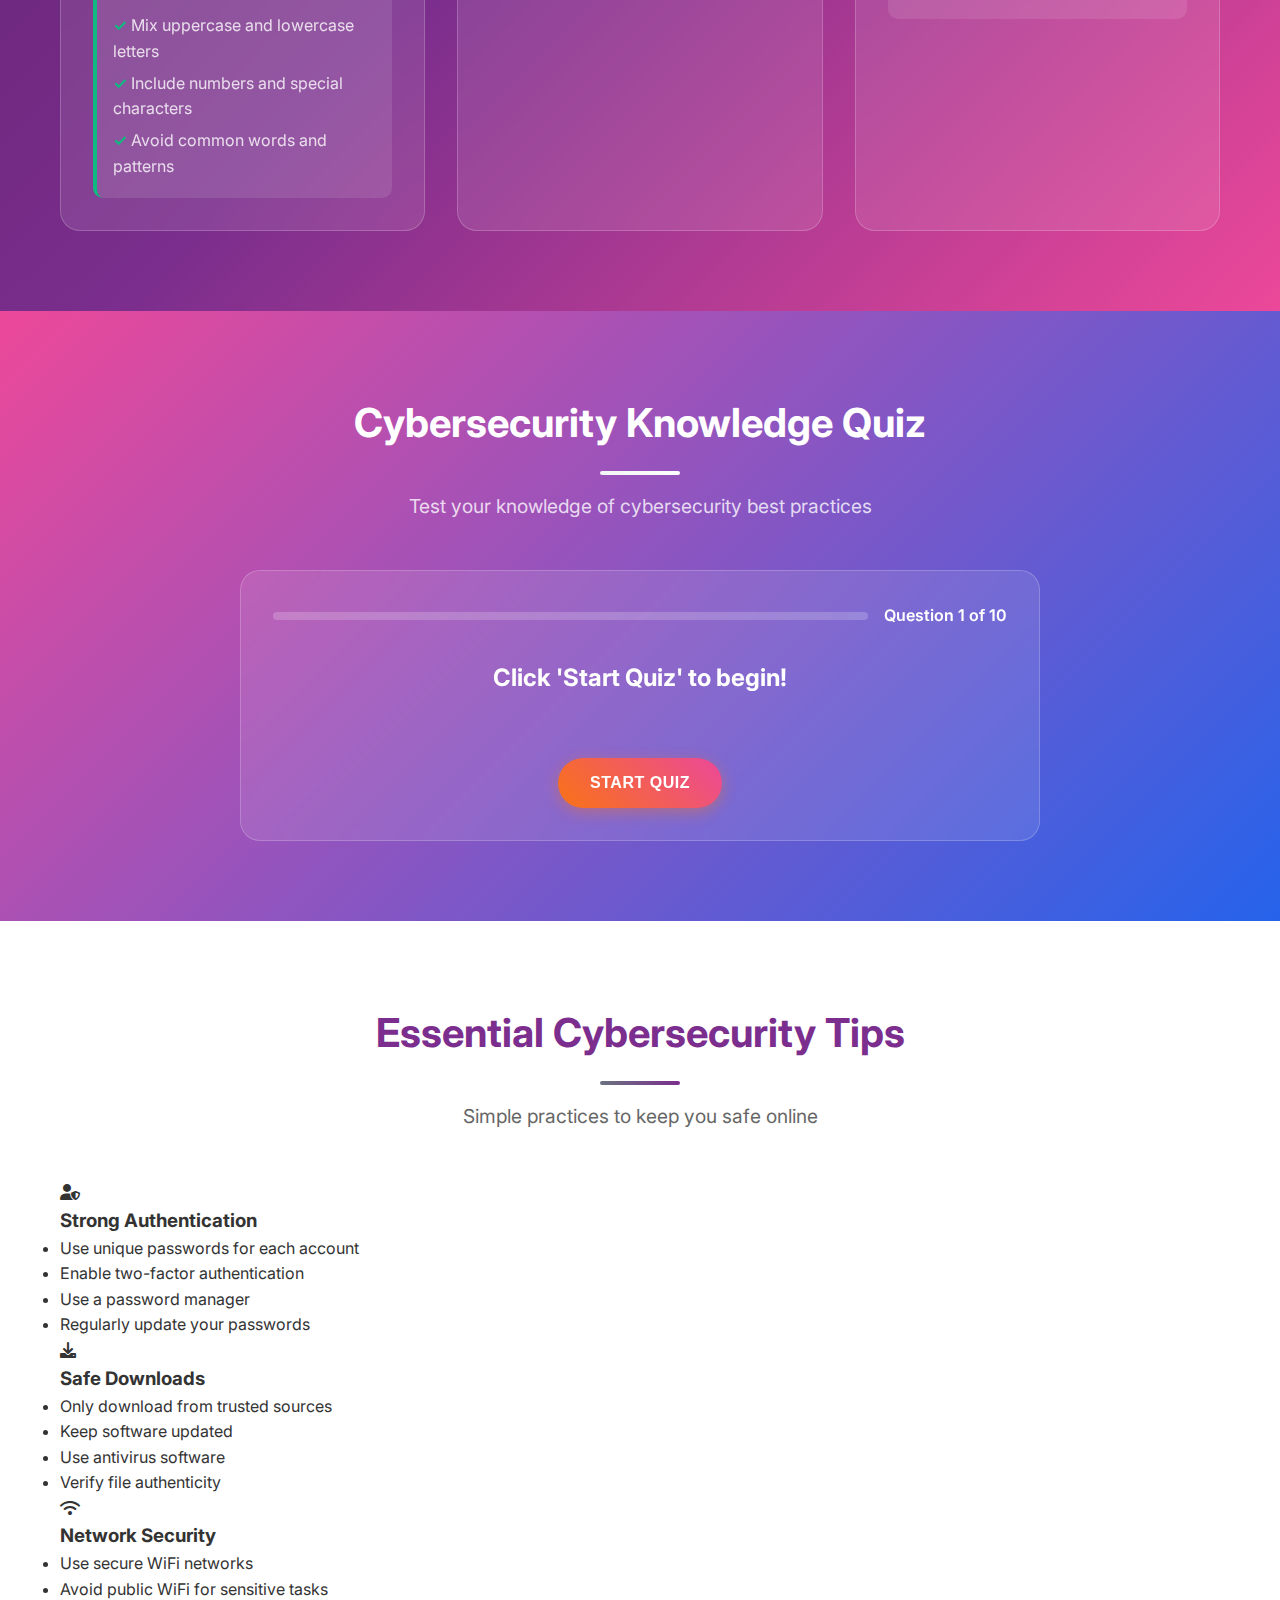
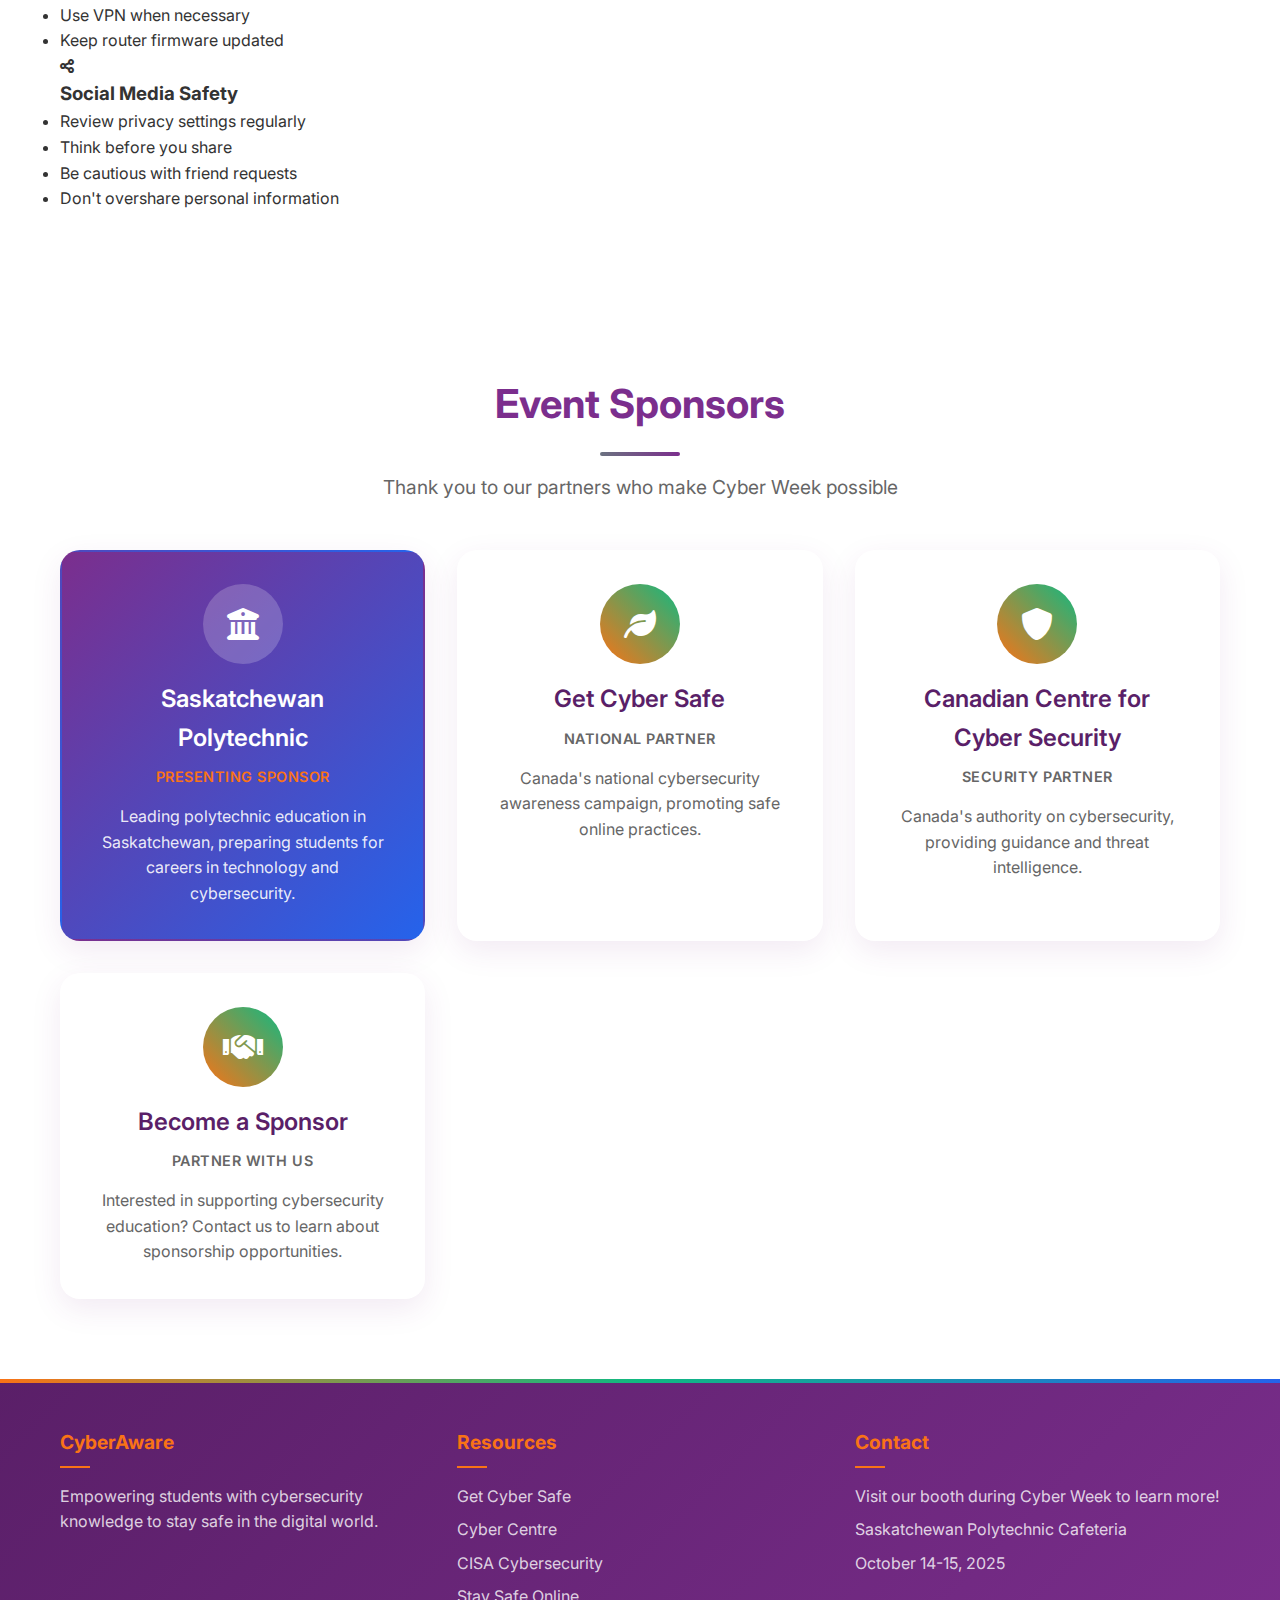
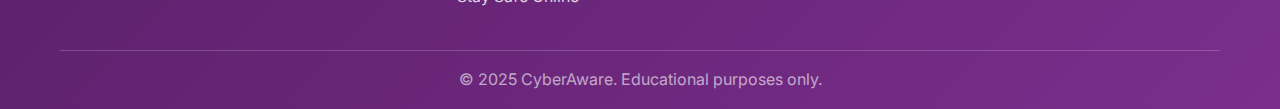
<file: index (1).html>
<!DOCTYPE html>
<html lang="en">
<head>
  <meta charset="UTF-8">
  <meta name="viewport" content="width=device-width, initial-scale=1.0">
  <title>CyberAware - Stay Safe Online</title>
  <link rel="stylesheet" href="style.css">
  <link href="https://cdnjs.cloudflare.com/ajax/libs/font-awesome/6.0.0/css/all.min.css" rel="stylesheet">
  <link href="https://fonts.googleapis.com/css2?family=Inter:wght@300;400;500;600;700&display=swap" rel="stylesheet">
  <link rel="stylesheet" href="https://cdn.jsdelivr.net/npm/swiper@11/swiper-bundle.min.css"/>
</head>
<body>
  <!-- Navigation -->
  <nav class="navbar">
    <div class="nav-container">
      <div class="nav-logo">
        <span>CyberAware</span>
      </div>
      <button class="menu-toggle" aria-label="Toggle navigation" aria-controls="primary-navigation" aria-expanded="false">
        <span class="hamburger">
          <span class="bar"></span>
          <span class="bar"></span>
          <span class="bar"></span>
        </span>
      </button>
      <div id="primary-navigation" class="nav-menu">
        <a href="#home" class="nav-link">Home</a>
        <a href="#info" class="nav-link">Event Info</a>
        <a href="#activities" class="nav-link">Activities</a>
        <a href="#threats" class="nav-link">Cyber Threats</a>
        <a href="#tools" class="nav-link">Tools</a>
        <a href="#quiz" class="nav-link">Quiz</a>
        <a href="#tips" class="nav-link">Safety Tips</a>
        <a href="#sponsors" class="nav-link">Sponsors</a>
      </div>
    </div>
  </nav>

  <!-- Hero Section -->
  <section id="home" class="hero">
    <div class="hero-content">
      <div class="hero-text">
        <h1>Stay Safe in the Digital World</h1>
        <p>Learn essential cybersecurity skills, test your knowledge, and protect yourself from online threats.</p>
        <div class="hero-stats">
          <div class="stat-item">
            <span class="stat-number">95%</span>
            <span class="stat-label">Data breaches are caused by human error</span>
          </div>
          <div class="stat-item">
            <span class="stat-number">43%</span>
            <span class="stat-label">Cyberattacks target small businesses</span>
          </div>
        </div>
        <div class="hero-buttons">
          <a href="#quiz" class="btn btn-primary">Take the Quiz</a>
          <a href="#tools" class="btn btn-secondary">Try Our Tools</a>
        </div>
      </div>
      <div class="hero-visual">
        <div class="floating-icons">
          <i class="fas fa-lock icon-float"></i>
          <i class="fas fa-shield-alt icon-float"></i>
          <i class="fas fa-eye-slash icon-float"></i>
          <i class="fas fa-wifi icon-float"></i>
          <i class="fas fa-envelope icon-float"></i>
        </div>
      </div>
    </div>
  </section>

  <!-- Info Carousel Section -->
  <section id="info" class="section carousel-section">
    <div class="container">
      <h2 class="section-title">Event Information</h2>
      <div class="swiper info-carousel">
        <div class="swiper-wrapper">
          <!-- Event Details Slide -->
          <div class="swiper-slide">
            <div class="info-card event-card">
              <div class="info-icon">📅</div>
              <h3>Cyber Week 2025</h3>
              <div class="event-details">
                <p><i class="fas fa-calendar"></i> October 14-15, 2025</p>
                <p><i class="fas fa-map-marker-alt"></i> Saskatchewan Polytechnic Cafeteria</p>
                <p><i class="fas fa-clock"></i> 9:00 AM - 4:00 PM</p>
              </div>
              <div class="event-description">
                Join us for two days of cybersecurity awareness, interactive demos, and expert guidance!
              </div>
            </div>
          </div>

          <!-- Week 1: Preparing Your Future Self -->
          <div class="swiper-slide">
            <div class="info-card theme-card">
              <div class="info-icon">🔐</div>
              <h3>Week 1: Preparing Your Future Self</h3>
              <p>Learn how securing your accounts today prepares you for tomorrow. Discover password managers, strong passphrases, and multi-factor authentication.</p>
              <div class="theme-highlight">Build strong digital foundations now!</div>
            </div>
          </div>

          <!-- Week 2: Device Security -->
          <div class="swiper-slide">
            <div class="info-card theme-card">
              <div class="info-icon">📱</div>
              <h3>Week 2: Bringing Your Devices Up to Speed</h3>
              <p>Your devices are your digital lifeline. Learn to update, backup, and secure them for whatever the future brings.</p>
              <div class="theme-highlight">Secure devices = secure future</div>
            </div>
          </div>

          <!-- Week 3: Evolving Threats -->
          <div class="swiper-slide">
            <div class="info-card theme-card">
              <div class="info-icon">⚠️</div>
              <h3>Week 3: Cyber Threats Are Evolving</h3>
              <p>Stay ahead of emerging threats. Learn about new attack methods and how to protect yourself from evolving cybercriminal tactics.</p>
              <div class="theme-highlight">Stay informed, stay protected</div>
            </div>
          </div>

          <!-- Week 4: Digital Resilience -->
          <div class="swiper-slide">
            <div class="info-card theme-card">
              <div class="info-icon">💪</div>
              <h3>Week 4: Building Digital Resilience</h3>
              <p>Develop the skills and mindset needed to bounce back from cyber incidents and maintain strong security habits.</p>
              <div class="theme-highlight">Resilience for the digital age</div>
            </div>
          </div>
        </div>
        <div class="swiper-pagination"></div>
        <div class="swiper-button-next"></div>
        <div class="swiper-button-prev"></div>
      </div>
    </div>
  </section>

  <!-- Booth Activities Section with Flip Cards -->
  <section id="activities" class="section activities-section">
    <div class="container">
      <h2 class="section-title">Booth Activities</h2>
      <p class="section-subtitle">Hands-on demos, tips, games, and guidance from cybersecurity mentors</p>

      <div class="activities-grid">
        <div class="flip-card">
          <div class="flip-card-inner">
            <div class="flip-card-front">
              <div class="activity-icon">🔑</div>
              <h3 class="activity-title">Authentication & Identity</h3>
              <p class="activity-blurb">Learn how passwordless login works with FIDO2 keys and why MFA matters.</p>
            </div>
            <div class="flip-card-back">
              <h3>What you'll try</h3>
              <ul>
                <li>See a FIDO2 key demo and compare factors</li>
                <li>Enroll a passkey on device</li>
                <li>Simulate phishing-resistant login</li>
              </ul>
            </div>
          </div>
        </div>

        <div class="flip-card">
          <div class="flip-card-inner">
            <div class="flip-card-front">
              <div class="activity-icon">💻</div>
              <h3 class="activity-title">Mobile & Laptop Security</h3>
              <p class="activity-blurb">Quick wins to harden phones and laptops against common threats.</p>
            </div>
            <div class="flip-card-back">
              <h3>What you'll try</h3>
              <ul>
                <li>Enable screen locks and encryption</li>
                <li>Review app permissions</li>
                <li>Configure Wi‑Fi security settings</li>
              </ul>
            </div>
          </div>
        </div>

        <div class="flip-card">
          <div class="flip-card-inner">
            <div class="flip-card-front">
              <div class="activity-icon">🧼</div>
              <h3 class="activity-title">Cyber Hygiene</h3>
              <p class="activity-blurb">Practical habits for strong passwords, safe browsing, and updates.</p>
            </div>
            <div class="flip-card-back">
              <h3>What you'll try</h3>
              <ul>
                <li>Build memorable passphrases</li>
                <li>Test password strength</li>
                <li>Configure browser protections</li>
              </ul>
            </div>
          </div>
        </div>

        <div class="flip-card">
          <div class="flip-card-inner">
            <div class="flip-card-front">
              <div class="activity-icon">🎣</div>
              <h3 class="activity-title">Phishing Awareness</h3>
              <p class="activity-blurb">Spot phishing, vishing, and smishing with real‑world examples.</p>
            </div>
            <div class="flip-card-back">
              <h3>What you'll try</h3>
              <ul>
                <li>Compare legitimate vs suspicious messages</li>
                <li>Practice URL inspection</li>
                <li>Learn reporting techniques</li>
              </ul>
            </div>
          </div>
        </div>

        <div class="flip-card">
          <div class="flip-card-inner">
            <div class="flip-card-front">
              <div class="activity-icon">🎮</div>
              <h3 class="activity-title">Gamification</h3>
              <p class="activity-blurb">Mini‑games and quizzes to test knowledge — win small prizes!</p>
            </div>
            <div class="flip-card-back">
              <h3>What you'll try</h3>
              <ul>
                <li>Timed quiz challenges</li>
                <li>Security scenario games</li>
                <li>Earn badge stickers</li>
              </ul>
            </div>
          </div>
        </div>

        <div class="flip-card">
          <div class="flip-card-inner">
            <div class="flip-card-front">
              <div class="activity-icon">💼</div>
              <h3 class="activity-title">Career Advice</h3>
              <p class="activity-blurb">Explore roles and get guidance from cybersecurity practitioners.</p>
            </div>
            <div class="flip-card-back">
              <h3>What you'll try</h3>
              <ul>
                <li>SOC, AppSec, GRC career paths</li>
                <li>Resume and interview tips</li>
                <li>Local program referrals</li>
              </ul>
            </div>
          </div>
        </div>
      </div>
    </div>
  </section>

  <!-- Cyber Threats Section -->
  <section id="threats" class="section">
    <div class="container">
      <h2 class="section-title">Cyber Threats</h2>
      <p class="section-subtitle">Understanding common cyber threats is your first line of defense</p>

      <div class="threats-grid">
        <div class="threat-card">
          <div class="threat-icon">
            <i class="fas fa-envelope-open-text"></i>
          </div>
          <h3>Phishing Attacks</h3>
          <p>Fraudulent emails designed to steal your personal information</p>
          <div class="threat-stats">Verify senders and links</div>
        </div>

        <div class="threat-card">
          <div class="threat-icon">
            <i class="fas fa-virus"></i>
          </div>
          <h3>Malware</h3>
          <p>Malicious software that can damage or control your devices</p>
          <div class="threat-stats">Keep software updated</div>
        </div>

        <div class="threat-card">
          <div class="threat-icon">
            <i class="fas fa-key"></i>
          </div>
          <h3>Weak Passwords</h3>
          <p>Poor password practices make accounts vulnerable to attacks</p>
          <div class="threat-stats">Use unique passphrases</div>
        </div>

        <div class="threat-card">
          <div class="threat-icon">
            <i class="fas fa-users"></i>
          </div>
          <h3>Social Engineering</h3>
          <p>Manipulation tactics to trick people into revealing information</p>
          <div class="threat-stats">Trust but verify</div>
        </div>

        <div class="threat-card">
          <div class="threat-icon">
            <i class="fas fa-footprints"></i>
          </div>
          <h3>Digital Footprints</h3>
          <p>Personal data traces left online that can be exploited by attackers</p>
          <div class="threat-stats">Monitor your online presence</div>
        </div>

        <div class="threat-card">
          <div class="threat-icon">
            <i class="fas fa-credit-card"></i>
          </div>
          <h3>Identity Theft</h3>
          <p>Criminals stealing personal information to commit fraud</p>
          <div class="threat-stats">Protect personal data</div>
        </div>

        <div class="threat-card">
          <div class="threat-icon">
            <i class="fas fa-lock"></i>
          </div>
          <h3>Ransomware</h3>
          <p>Malware that encrypts files and demands payment for decryption</p>
          <div class="threat-stats">Regular backups essential</div>
        </div>
      </div>
    </div>
  </section>

  <!-- Interactive Tools Section -->
  <section id="tools" class="section tools-section">
    <div class="container">
      <h2 class="section-title">Interactive Security Tools</h2>
      <p class="section-subtitle">Test and improve your cybersecurity awareness</p>

      <div class="tools-grid">
        <!-- Password Strength Checker -->
        <div class="tool-card">
          <div class="tool-icon">
            <i class="fas fa-lock"></i>
          </div>
          <h3>Password Strength Checker</h3>
          <p>Test how secure your passwords really are</p>
          <div class="password-checker">
            <div class="password-input-container">
              <input type="password" id="passwordInput" placeholder="Enter a password to test">
              <button onclick="togglePasswordVisibility()" class="toggle-btn" type="button" aria-label="Toggle password visibility">
                <i class="fas fa-eye" id="eyeIcon"></i>
              </button>
            </div>
            <div class="strength-meter">
              <div class="strength-bar" id="strengthBar"></div>
            </div>
            <div class="strength-text" id="strengthText">Enter a password</div>
            <div class="password-tips">
              <h4>Strong Password Tips:</h4>
              <ul>
                <li>Use at least 12 characters</li>
                <li>Mix uppercase and lowercase letters</li>
                <li>Include numbers and special characters</li>
                <li>Avoid common words and patterns</li>
              </ul>
            </div>
          </div>
        </div>

        <!-- Phishing Email Detector -->
        <div class="tool-card">
          <div class="tool-icon">
            <i class="fas fa-envelope-open-text"></i>
          </div>
          <h3>Phishing Email Detector</h3>
          <p>Learn to spot suspicious emails</p>
          <div class="email-examples">
            <button class="email-btn" onclick="showEmail('legit')">Show Legitimate Email</button>
            <button class="email-btn" onclick="showEmail('phishing')">Show Phishing Email</button>
            <div class="email-display" id="emailDisplay">
              <p>Click a button above to see email examples</p>
            </div>
          </div>
        </div>

        <!-- Security Score Calculator -->
        <div class="tool-card">
          <div class="tool-icon">
            <i class="fas fa-chart-line"></i>
          </div>
          <h3>Security Score Calculator</h3>
          <p>Evaluate your overall security posture</p>
          <div class="security-quiz">
            <div class="quiz-question" id="securityQuestion">
              <p>Do you use two-factor authentication on your important accounts?</p>
              <div class="security-options">
                <button class="security-btn" onclick="updateSecurityScore(2)">Always</button>
                <button class="security-btn" onclick="updateSecurityScore(1)">Sometimes</button>
                <button class="security-btn" onclick="updateSecurityScore(0)">Never</button>
              </div>
            </div>
            <div class="security-score" id="securityScore">
              <span>Your Security Score: <span id="scoreValue">0</span>/10</span>
            </div>
          </div>
        </div>
      </div>
    </div>
  </section>

  <!-- Quiz Section -->
  <section id="quiz" class="section quiz-section">
    <div class="container">
      <h2 class="section-title">Cybersecurity Knowledge Quiz</h2>
      <p class="section-subtitle">Test your knowledge of cybersecurity best practices</p>

      <div class="quiz-container">
        <div class="quiz-header">
          <div class="quiz-progress">
            <div class="progress-bar">
              <div class="progress-fill" id="progressBar"></div>
            </div>
            <span class="question-counter">Question <span id="currentQ">1</span> of <span id="totalQ">10</span></span>
          </div>
        </div>

        <div class="quiz-content" id="quizContent">
          <div class="question-card">
            <h3 id="questionText">Click 'Start Quiz' to begin!</h3>
            <div class="options" id="optionsContainer"></div>
            <div class="quiz-controls">
              <button id="startBtn" class="btn btn-primary" onclick="startQuiz()">Start Quiz</button>
              <button id="nextBtn" class="btn btn-secondary" onclick="nextQuestion()" style="display: none;">Next Question</button>
            </div>
          </div>
        </div>

        <div class="quiz-results" id="quizResults" style="display: none;">
          <h3>Quiz Complete!</h3>
          <div class="results-summary">
            <div class="score-circle">
              <span id="finalScore">0</span>
              <span class="score-total">/ 10</span>
            </div>
            <div class="results-text">
              <h4 id="resultsTitle">Great Job!</h4>
              <p id="resultsMessage">You've demonstrated good cybersecurity knowledge.</p>
            </div>
          </div>
          <button class="btn btn-primary" onclick="restartQuiz()">Take Quiz Again</button>
        </div>
      </div>
    </div>
  </section>

  <!-- Safety Tips Section (2x2 grid) -->
  <section id="tips" class="section tips-section">
    <div class="container">
      <h2 class="section-title">Essential Cybersecurity Tips</h2>
      <p class="section-subtitle">Simple practices to keep you safe online</p>

      <div class="tips-grid-2x2">
        <div class="tip-card">
          <div class="tip-icon">
            <i class="fas fa-user-shield"></i>
          </div>
          <h3>Strong Authentication</h3>
          <ul>
            <li>Use unique passwords for each account</li>
            <li>Enable two-factor authentication</li>
            <li>Use a password manager</li>
            <li>Regularly update your passwords</li>
          </ul>
        </div>

        <div class="tip-card">
          <div class="tip-icon">
            <i class="fas fa-download"></i>
          </div>
          <h3>Safe Downloads</h3>
          <ul>
            <li>Only download from trusted sources</li>
            <li>Keep software updated</li>
            <li>Use antivirus software</li>
            <li>Verify file authenticity</li>
          </ul>
        </div>

        <div class="tip-card">
          <div class="tip-icon">
            <i class="fas fa-wifi"></i>
          </div>
          <h3>Network Security</h3>
          <ul>
            <li>Use secure WiFi networks</li>
            <li>Avoid public WiFi for sensitive tasks</li>
            <li>Use VPN when necessary</li>
            <li>Keep router firmware updated</li>
          </ul>
        </div>

        <div class="tip-card">
          <div class="tip-icon">
            <i class="fas fa-share-alt"></i>
          </div>
          <h3>Social Media Safety</h3>
          <ul>
            <li>Review privacy settings regularly</li>
            <li>Think before you share</li>
            <li>Be cautious with friend requests</li>
            <li>Don't overshare personal information</li>
          </ul>
        </div>
      </div>
    </div>
  </section>

  <!-- Sponsors Section -->
  <section id="sponsors" class="section sponsors-section">
    <div class="container">
      <h2 class="section-title">Event Sponsors</h2>
      <p class="section-subtitle">Thank you to our partners who make Cyber Week possible</p>

      <div class="sponsors-grid">
        <div class="sponsor-card main-sponsor">
          <div class="sponsor-logo">
            <i class="fas fa-university"></i>
          </div>
          <h3>Saskatchewan Polytechnic</h3>
          <p class="sponsor-role">Presenting Sponsor</p>
          <p>Leading polytechnic education in Saskatchewan, preparing students for careers in technology and cybersecurity.</p>
        </div>

        <div class="sponsor-card">
          <div class="sponsor-logo">
            <i class="fas fa-leaf"></i>
          </div>
          <h3>Get Cyber Safe</h3>
          <p class="sponsor-role">National Partner</p>
          <p>Canada's national cybersecurity awareness campaign, promoting safe online practices.</p>
        </div>

        <div class="sponsor-card">
          <div class="sponsor-logo">
            <i class="fas fa-shield-alt"></i>
          </div>
          <h3>Canadian Centre for Cyber Security</h3>
          <p class="sponsor-role">Security Partner</p>
          <p>Canada's authority on cybersecurity, providing guidance and threat intelligence.</p>
        </div>

        <div class="sponsor-card">
          <div class="sponsor-logo">
            <i class="fas fa-handshake"></i>
          </div>
          <h3>Become a Sponsor</h3>
          <p class="sponsor-role">Partner with Us</p>
          <p>Interested in supporting cybersecurity education? Contact us to learn about sponsorship opportunities.</p>
        </div>
      </div>
    </div>
  </section>

  <!-- Footer -->
  <footer class="footer">
    <div class="container">
      <div class="footer-content">
        <div class="footer-section">
          <h4>CyberAware</h4>
          <p>Empowering students with cybersecurity knowledge to stay safe in the digital world.</p>
        </div>
        <div class="footer-section">
          <h4>Resources</h4>
          <ul>
            <li><a href="https://www.getcybersafe.gc.ca/">Get Cyber Safe</a></li>
            <li><a href="https://www.cyber.gc.ca/">Cyber Centre</a></li>
            <li><a href="https://www.cisa.gov/cybersecurity">CISA Cybersecurity</a></li>
            <li><a href="https://staysafeonline.org/">Stay Safe Online</a></li>
          </ul>
        </div>
        <div class="footer-section">
          <h4>Contact</h4>
          <p>Visit our booth during Cyber Week to learn more!</p>
          <p>Saskatchewan Polytechnic Cafeteria</p>
          <p>October 14-15, 2025</p>
        </div>
      </div>
      <div class="footer-bottom">
        <p>&copy; 2025 CyberAware. Educational purposes only.</p>
      </div>
    </div>
  </footer>

  <script src="https://cdn.jsdelivr.net/npm/swiper@11/swiper-bundle.min.js"></script>
  <script src="script.js"></script>
</body>
</html>
</file>
<file: style.css>
/* Saskatchewan Polytechnic Themed Cybersecurity Website - Enhanced Mobile */
/* Reset and Base Styles */
* { margin: 0; padding: 0; box-sizing: border-box; }

body { 
  font-family: 'Inter', -apple-system, BlinkMacSystemFont, sans-serif; 
  line-height: 1.6; 
  color: #333; 
  overflow-x: hidden; 
}

.container { 
  max-width: 1200px; 
  margin: 0 auto; 
  padding: 0 20px; 
}

/* Saskatchewan Polytechnic Color Palette */
:root{
  --sask-purple:#7B2E8D;
  --sask-purple-dark:#5A1F68;
  --sask-purple-light:#A855C7;
  --sask-blue:#2563EB;
  --sask-magenta:#EC4899;
  --sask-green:#10B981;
  --sask-orange:#F97316;
  --sask-grey:#6B7280;
  --sask-grey-light:#F3F4F6;
}

/* Navigation - Fixed color, no scroll change */
.navbar {
  position: fixed;
  top: 0;
  width: 100%;
  background: linear-gradient(135deg, var(--sask-purple) 0%, var(--sask-purple-dark) 100%);
  backdrop-filter: blur(10px);
  z-index: 1000;
  padding: 1rem 0;
  box-shadow: 0 2px 20px rgba(123,46,141,.3);
}

.nav-container {
  max-width: 1200px;
  margin: 0 auto;
  padding: 0 20px;
  display: flex;
  justify-content: space-between;
  align-items: center;
}

.nav-logo {
  display: flex;
  align-items: center;
  font-size: 1.5rem;
  font-weight: 700;
  color: #fff;
  gap: 10px;
}

.nav-menu {
  display: flex;
  gap: 2rem;
}

.nav-link {
  color: #fff;
  text-decoration: none;
  font-weight: 500;
  transition: all .3s ease;
  padding: .5rem 1rem;
  border-radius: 25px;
}

.nav-link:hover {
  background: rgba(255,255,255,.2);
  transform: translateY(-2px);
}

/* Enhanced Mobile burger menu with fixed margins */
.menu-toggle {
  display: none;
  background: transparent;
  border: 0;
  cursor: pointer;
  width: 44px;
  height: 44px;
  position: relative;
  z-index: 1001;
}

.hamburger {
  display: flex;
  flex-direction: column;
  justify-content: center;
  align-items: center;
  width: 100%;
  height: 100%;
}

.menu-toggle .bar {
  display: block;
  width: 24px;
  height: 3px;
  background: #fff;
  margin: 3px 0;
  transition: transform .3s ease, opacity .3s ease;
  border-radius: 2px;
}

.menu-toggle[aria-expanded="true"] .bar:nth-child(1) { 
  transform: translateY(9px) rotate(45deg); 
}
.menu-toggle[aria-expanded="true"] .bar:nth-child(2) { 
  opacity: 0; 
}
.menu-toggle[aria-expanded="true"] .bar:nth-child(3) { 
  transform: translateY(-9px) rotate(-45deg); 
}

@media (max-width: 768px) {
  .menu-toggle { 
    display: inline-flex; 
  }

  .nav-menu {
    position: absolute;
    top: 100%;
    right: 0;
    left: 0;
    background: linear-gradient(135deg, var(--sask-purple) 0%, var(--sask-purple-dark) 100%);
    backdrop-filter: blur(10px);
    border-top: 1px solid rgba(255,255,255,.2);
    box-shadow: 0 4px 20px rgba(0,0,0,.2);
    display: none;
    flex-direction: column;
    padding: 0; /* Removed padding */
  }

  .nav-menu.open { 
    display: flex; 
  }

  .nav-link { 
    padding: 1rem 2rem; 
    border-radius: 0;
    border-bottom: 1px solid rgba(255,255,255,.1);
    margin: 0; /* Removed margin */
    display: block;
    width: 100%;
  }

  .nav-link:last-child {
    border-bottom: none;
  }

  /* Fixed hover state for mobile */
  .nav-link:hover {
    background: rgba(255,255,255,.1);
    transform: none;
  }
}

/* Hero Section */
.hero {
  min-height: 100vh;
  background: linear-gradient(135deg, var(--sask-purple) 0%, var(--sask-purple-dark) 30%, var(--sask-blue) 70%, var(--sask-magenta) 100%);
  display: flex;
  align-items: center;
  padding-top: 80px;
  position: relative;
  overflow: hidden;
}

.hero::before {
  content:'';
  position: absolute;
  inset: 0;
  background: url('data:image/svg+xml,<svg xmlns="http://www.w3.org/2000/svg" viewBox="0 0 1000 1000"><polygon fill="%23ffffff08" points="0,0 1000,300 1000,1000 0,700"/></svg>');
  pointer-events: none;
}

.hero-content {
  display: grid;
  grid-template-columns: 1fr 1fr;
  gap: 4rem;
  align-items: center;
  max-width: 1200px;
  margin: 0 auto;
  padding: 0 20px;
}

.hero-text h1 {
  font-size: 3.5rem;
  font-weight: 700;
  color: #fff;
  margin-bottom: 1rem;
  line-height: 1.2;
}

.hero-text h1::after {
  content:'';
  display: block;
  width: 100px;
  height: 4px;
  background: linear-gradient(90deg, var(--sask-grey) 0%, var(--sask-purple-light) 100%);
  margin-top: 1rem;
  border-radius: 2px;
}

.hero-text p {
  font-size: 1.3rem;
  color: rgba(255,255,255,.9);
  margin-bottom: 2rem;
  line-height: 1.6;
}

.hero-stats {
  display: flex;
  gap: 2rem;
  margin-bottom: 2rem;
}

.stat-item {
  background: rgba(255,255,255,.1);
  padding: 1.5rem;
  border-radius: 15px;
  backdrop-filter: blur(10px);
  border: 1px solid rgba(255,255,255,.2);
  flex: 1;
  border-left: 4px solid var(--sask-orange);
}

.stat-number {
  display: block;
  font-size: 2.5rem;
  font-weight: 700;
  color: var(--sask-orange);
  margin-bottom: .5rem;
}

.stat-label {
  font-size: .9rem;
  color: rgba(255,255,255,.8);
}

.hero-buttons {
  display: flex;
  gap: 1rem;
  margin-bottom: 2rem;
}

/* Organized by section */
.organized-by {
  margin-top: 1rem;
}

.organized-by p {
  display: flex;
  align-items: center;
  gap: 0.5rem;
  font-size: 1rem;
  color: rgba(255,255,255,.8);
  font-style: italic;
  background: rgba(255,255,255,.1);
  padding: 0.75rem 1rem;
  border-radius: 25px;
  backdrop-filter: blur(10px);
  border: 1px solid rgba(255,255,255,.2);
  max-width: fit-content;
}

.organized-by i {
  color: var(--sask-orange);
  font-size: 1.1rem;
}

/* Buttons */
.btn {
  padding: 1rem 2rem;
  border-radius: 50px;
  text-decoration: none;
  font-weight: 600;
  transition: all .3s ease;
  border: none;
  cursor: pointer;
  font-size: 1rem;
  text-transform: uppercase;
  letter-spacing: .5px;
  display: inline-block;
  text-align: center;
}

.btn-primary {
  background: linear-gradient(45deg, var(--sask-orange), var(--sask-magenta));
  color: #fff;
  box-shadow: 0 4px 15px rgba(249,115,22,.4);
}

.btn-primary:hover {
  transform: translateY(-3px);
  box-shadow: 0 6px 20px rgba(249,115,22,.6);
}

.btn-secondary {
  background: rgba(255,255,255,.2);
  color: #fff;
  border: 2px solid rgba(255,255,255,.3);
  backdrop-filter: blur(10px);
}

.btn-secondary:hover {
  background: rgba(255,255,255,.3);
  transform: translateY(-3px);
}

/* Floating Icons */
.hero-visual {
  position: relative;
  height: 400px;
}

.floating-icons {
  position: relative;
  width: 100%;
  height: 100%;
}

.icon-float {
  position: absolute;
  font-size: 3rem;
  color: rgba(255,255,255,.8);
  animation: float 6s ease-in-out infinite;
}

.icon-float:nth-child(1) { top: 10%; left: 20%; animation-delay: 0s; color: var(--sask-orange); }
.icon-float:nth-child(2) { top: 60%; right: 30%; animation-delay: 1s; color: var(--sask-green); }
.icon-float:nth-child(3) { top: 30%; right: 10%; animation-delay: 2s; color: var(--sask-blue); }
.icon-float:nth-child(4) { bottom: 20%; left: 10%; animation-delay: 3s; color: var(--sask-magenta); }
.icon-float:nth-child(5) { top: 80%; left: 50%; animation-delay: 4s; color: var(--sask-purple-light); }

@keyframes float {
  0%, 100% { transform: translateY(0) rotate(0); }
  33% { transform: translateY(-20px) rotate(5deg); }
  66% { transform: translateY(10px) rotate(-5deg); }
}

/* Sections */
.section {
  padding: 5rem 0;
}

.section-title {
  font-size: 2.5rem;
  font-weight: 700;
  text-align: center;
  margin-bottom: 1rem;
  color: var(--sask-purple);
  position: relative;
}

.section-title::after {
  content:'';
  display: block;
  width: 80px;
  height: 4px;
  background: linear-gradient(90deg, var(--sask-grey) 0%, var(--sask-purple) 100%);
  margin: 1rem auto;
  border-radius: 2px;
}

.section-subtitle {
  font-size: 1.2rem;
  text-align: center;
  color: #666;
  margin-bottom: 3rem;
}

/* Carousel Section - Fixed without navigation buttons */
.carousel-section {
  background: var(--sask-grey-light);
}

.carousel-wrapper {
  position: relative;
  max-width: 900px;
  margin: 0 auto;
  padding: 0 20px; /* Reduced padding since no buttons */
}

.info-carousel {
  overflow: hidden;
  border-radius: 20px;
}

.info-card {
  background: #fff;
  padding: 2rem;
  border-radius: 20px;
  box-shadow: 0 10px 30px rgba(123,46,141,.1);
  text-align: center;
  min-height: 500px;
  display: flex;
  flex-direction: column;
  justify-content: flex-start;
  margin: 0 10px; /* Space between slides */
}

.info-icon {
  font-size: 3rem;
  margin-bottom: 1rem;
}

.info-card h3 {
  color: var(--sask-purple-dark);
  font-size: 1.8rem;
  margin-bottom: 1rem;
  font-weight: 700;
}

.event-details p {
  display: flex;
  align-items: center;
  justify-content: center;
  gap: 10px;
  margin: 0.5rem 0;
  font-size: 1.1rem;
  color: var(--sask-purple);
}

.event-details i {
  color: var(--sask-orange);
}

.event-description {
  background: var(--sask-grey-light);
  padding: 1rem;
  border-radius: 10px;
  margin-top: 1rem;
  font-style: italic;
}

/* Week activities styling */
.week-activities {
  background: var(--sask-grey-light);
  padding: 1.5rem;
  border-radius: 15px;
  margin: 1.5rem 0;
  text-align: left;
  border-left: 4px solid var(--sask-purple);
}

.week-activities h4 {
  color: var(--sask-purple-dark);
  font-size: 1.1rem;
  margin-bottom: 1rem;
  font-weight: 600;
}

.week-activities ul {
  list-style: none;
  padding: 0;
}

.week-activities li {
  padding: 0.5rem 0;
  position: relative;
  padding-left: 1.5rem;
  color: #666;
  line-height: 1.4;
}

.week-activities li::before {
  content: '→';
  position: absolute;
  left: 0;
  color: var(--sask-purple);
  font-weight: bold;
}

.theme-highlight {
  background: linear-gradient(45deg, var(--sask-orange), var(--sask-magenta));
  color: white;
  padding: 0.75rem 1.5rem;
  border-radius: 25px;
  font-weight: 600;
  margin-top: 1.5rem;
  display: inline-block;
  font-size: 0.95rem;
}

/* Swiper Custom Styles - Better pagination positioning */
.swiper-pagination {
  position: relative !important;
  margin-top: 2rem !important;
  text-align: center;
}

.swiper-pagination-bullet {
  background: var(--sask-purple);
  opacity: 0.4;
  width: 12px;
  height: 12px;
  margin: 0 6px !important;
}

.swiper-pagination-bullet-active {
  opacity: 1;
  background: var(--sask-orange);
  transform: scale(1.2);
}

/* Remove navigation buttons completely */
.swiper-button-next,
.swiper-button-prev {
  display: none !important;
}

/* Flip Cards for Activities */
.activities-section {
  background: var(--sask-grey-light);
}

.activities-grid {
  display: grid;
  grid-template-columns: repeat(auto-fit, minmax(280px, 1fr));
  gap: 2rem;
}

.flip-card {
  background-color: transparent;
  width: 100%;
  height: 300px;
  perspective: 1000px;
  cursor: pointer;
}

.flip-card-inner {
  position: relative;
  width: 100%;
  height: 100%;
  text-align: center;
  transition: transform 0.6s;
  transform-style: preserve-3d;
}

.flip-card:hover .flip-card-inner {
  transform: rotateY(180deg);
}

.flip-card-front, .flip-card-back {
  position: absolute;
  width: 100%;
  height: 100%;
  backface-visibility: hidden;
  border-radius: 20px;
  padding: 2rem;
  display: flex;
  flex-direction: column;
  justify-content: center;
  box-shadow: 0 10px 30px rgba(123,46,141,.15);
}

.flip-card-front {
  background: #fff;
  border: 2px solid transparent;
}

.flip-card-back {
  background: linear-gradient(135deg, var(--sask-purple) 0%, var(--sask-blue) 100%);
  color: white;
  transform: rotateY(180deg);
}

.activity-icon {
  font-size: 2.5rem;
  margin-bottom: 1rem;
}

.activity-title {
  color: var(--sask-purple-dark);
  font-size: 1.3rem;
  margin-bottom: 1rem;
  font-weight: 700;
}

.activity-blurb {
  color: #666;
  line-height: 1.5;
}

.flip-card-back h3 {
  color: white;
  margin-bottom: 1.5rem;
  font-size: 1.4rem;
}

.flip-card-back ul {
  list-style: none;
  padding: 0;
  text-align: left;
}

.flip-card-back li {
  padding: 0.5rem 0;
  position: relative;
  padding-left: 1.5rem;
}

.flip-card-back li::before {
  content: '✓';
  position: absolute;
  left: 0;
  color: var(--sask-orange);
  font-weight: bold;
}

/* Threats Section */
.threats-grid {
  display: grid;
  grid-template-columns: repeat(auto-fit, minmax(280px, 1fr));
  gap: 2rem;
}

.threat-card {
  background: #fff;
  padding: 2rem;
  border-radius: 20px;
  box-shadow: 0 10px 30px rgba(123,46,141,.1);
  text-align: center;
  transition: all .3s ease;
  border: 2px solid transparent;
  cursor: pointer;
  position: relative;
  overflow: hidden;
}

.threat-card::before {
  content:'';
  position: absolute;
  top: 0;
  left: 0;
  right: 0;
  height: 4px;
  background: linear-gradient(90deg, var(--sask-grey) 0%, var(--sask-purple) 100%);
}

.threat-card:hover {
  transform: translateY(-10px);
  box-shadow: 0 20px 40px rgba(123,46,141,.2);
  border-color: var(--sask-purple);
}

.threat-icon {
  width: 80px;
  height: 80px;
  margin: 0 auto 1rem;
  background: linear-gradient(45deg, var(--sask-purple), var(--sask-purple-light));
  border-radius: 50%;
  display: flex;
  align-items: center;
  justify-content: center;
}

.threat-icon i {
  font-size: 2rem;
  color: #fff;
}

.threat-card h3 {
  font-size: 1.5rem;
  font-weight: 600;
  margin-bottom: 1rem;
  color: var(--sask-purple-dark);
}

.threat-card p {
  color: #666;
  margin-bottom: 1rem;
  line-height: 1.6;
}

.threat-stats {
  background: linear-gradient(45deg, var(--sask-purple), var(--sask-purple-dark));
  color: #fff;
  padding: .5rem 1rem;
  border-radius: 25px;
  font-size: .9rem;
  font-weight: 600;
  display: inline-block;
}

/* Tools */
.tools-section {
  background: linear-gradient(135deg, var(--sask-purple-dark) 0%, var(--sask-purple) 50%, var(--sask-magenta) 100%);
  color: #fff;
}

.tools-section .section-title {
  color: #fff;
}

.tools-section .section-title::after {
  background: linear-gradient(90deg, var(--sask-grey-light) 0%, #fff 100%);
}

.tools-section .section-subtitle {
  color: rgba(255,255,255,.8);
}

.tools-grid {
  display: grid;
  grid-template-columns: repeat(auto-fit, minmax(350px, 1fr));
  gap: 2rem;
}

.tool-card {
  background: rgba(255,255,255,.1);
  padding: 2rem;
  border-radius: 20px;
  backdrop-filter: blur(10px);
  border: 1px solid rgba(255,255,255,.2);
  position: relative;
  overflow: hidden;
}

.tool-card::before {
  content:'';
  position: absolute;
  top: 0;
  left: 0;
  right: 0;
  height: 3px;
  background: linear-gradient(90deg, var(--sask-orange) 0%, var(--sask-green) 100%);
}

.tool-icon {
  width: 60px;
  height: 60px;
  background: linear-gradient(45deg, var(--sask-orange), var(--sask-green));
  border-radius: 50%;
  display: flex;
  align-items: center;
  justify-content: center;
  margin-bottom: 1rem;
}

.tool-icon i {
  font-size: 1.5rem;
  color: #fff;
}

.tool-card h3 {
  font-size: 1.5rem;
  margin-bottom: .5rem;
  color: #fff;
}

.tool-card p {
  color: rgba(255,255,255,.8);
  margin-bottom: 1.5rem;
}

/* Password Checker - Fixed alignment */
.password-checker {
  margin-top: 1rem;
}

.password-input-container {
  position: relative;
  width: 100%;
  margin-bottom: 1rem;
}

#passwordInput {
  width: 100%;
  padding: 1rem 3rem 1rem 1rem;
  border: 2px solid rgba(255,255,255,.2);
  border-radius: 10px;
  background: rgba(255,255,255,.1);
  color: #fff;
  font-size: 1rem;
  transition: border-color .3s ease;
}

#passwordInput:focus {
  outline: none;
  border-color: var(--sask-orange);
}

#passwordInput::placeholder {
  color: rgba(255,255,255,.6);
}

.toggle-btn {
  position: absolute;
  right: 12px;
  top: 50%;
  transform: translateY(-50%);
  background: transparent;
  border: 0;
  color: rgba(255,255,255,.7);
  cursor: pointer;
  font-size: 1rem;
  padding: 0.5rem;
  border-radius: 4px;
  transition: color .3s ease;
}

.toggle-btn:hover {
  color: var(--sask-orange);
}

.strength-meter {
  width: 100%;
  height: 8px;
  background: rgba(255,255,255,.2);
  border-radius: 4px;
  margin-bottom: 1rem;
  overflow: hidden;
}

.strength-bar {
  height: 100%;
  border-radius: 4px;
  transition: all .3s ease;
  width: 0%;
}

.strength-text {
  font-weight: 600;
  margin-bottom: 1rem;
  color: #fff;
}

.password-tips {
  background: rgba(255,255,255,.1);
  padding: 1rem;
  border-radius: 10px;
  margin-top: 1rem;
  border-left: 4px solid var(--sask-green);
}

.password-tips h4 {
  margin-bottom: .5rem;
  color: var(--sask-orange);
}

.password-tips ul {
  list-style: none;
  padding: 0;
}

.password-tips li {
  padding: .2rem 0;
  color: rgba(255,255,255,.8);
}

.password-tips li::before {
  content: '✓ ';
  color: var(--sask-green);
  font-weight: bold;
}

/* Email Examples */
.email-examples {
  margin-top: 1rem;
}

.email-btn {
  background: rgba(255,255,255,.2);
  border: 2px solid var(--sask-orange);
  color: #fff;
  padding: .75rem 1.5rem;
  border-radius: 25px;
  margin-right: 1rem;
  margin-bottom: 1rem;
  cursor: pointer;
  transition: all .3s ease;
  font-weight: 500;
  font-size: 0.9rem;
}

.email-btn:hover {
  background: var(--sask-orange);
  transform: translateY(-2px);
}

.email-display {
  background: rgba(255,255,255,.1);
  padding: 1rem;
  border-radius: 10px;
  margin-top: 1rem;
  min-height: 100px;
  border: 1px solid rgba(255,255,255,.2);
}

/* Security Score Calculator - Improved buttons */
.security-quiz {
  margin-top: 1rem;
}

.quiz-question p {
  margin-bottom: 1.5rem;
  color: #fff;
  font-size: 1.1rem;
}

.security-options {
  display: flex;
  gap: 1rem;
  margin-bottom: 1.5rem;
  flex-wrap: wrap;
  justify-content: center;
}

.security-btn {
  background: linear-gradient(45deg, var(--sask-orange), var(--sask-magenta));
  border: none;
  color: #fff;
  padding: 0.75rem 1.5rem;
  border-radius: 25px;
  cursor: pointer;
  transition: all .3s ease;
  font-weight: 600;
  font-size: 0.95rem;
  min-width: 100px;
  box-shadow: 0 4px 15px rgba(249,115,22,.3);
}

.security-btn:hover {
  transform: translateY(-3px);
  box-shadow: 0 6px 20px rgba(249,115,22,.5);
}

.security-score {
  background: rgba(255,255,255,.1);
  padding: 1rem;
  border-radius: 10px;
  text-align: center;
  font-size: 1.1rem;
  font-weight: 600;
}

/* Quiz */
.quiz-section {
  background: linear-gradient(135deg, var(--sask-magenta) 0%, var(--sask-blue) 100%);
}

.quiz-section .section-title {
  color: #fff;
}

.quiz-section .section-title::after {
  background: linear-gradient(90deg, var(--sask-grey-light) 0%, #fff 100%);
}

.quiz-section .section-subtitle {
  color: rgba(255,255,255,.8);
}

.quiz-container {
  max-width: 800px;
  margin: 0 auto;
  background: rgba(255,255,255,.1);
  border-radius: 20px;
  padding: 2rem;
  backdrop-filter: blur(10px);
  border: 1px solid rgba(255,255,255,.2);
}

.quiz-header {
  margin-bottom: 2rem;
}

.quiz-progress {
  display: flex;
  justify-content: space-between;
  align-items: center;
  margin-bottom: 1rem;
}

.progress-bar {
  flex: 1;
  height: 8px;
  background: rgba(255,255,255,.2);
  border-radius: 4px;
  margin-right: 1rem;
  overflow: hidden;
}

.progress-fill {
  height: 100%;
  background: linear-gradient(45deg, var(--sask-orange), var(--sask-green));
  border-radius: 4px;
  width: 0%;
  transition: width .3s ease;
}

.question-counter {
  color: #fff;
  font-weight: 600;
}

.question-card {
  text-align: center;
}

.question-card h3 {
  font-size: 1.5rem;
  color: #fff;
  margin-bottom: 2rem;
  line-height: 1.4;
}

.options {
  display: grid;
  gap: 1rem;
  margin-bottom: 2rem;
}

.option {
  background: rgba(255,255,255,.1);
  border: 2px solid rgba(255,255,255,.2);
  color: #fff;
  padding: 1rem;
  border-radius: 10px;
  cursor: pointer;
  transition: all .3s ease;
  font-size: 1rem;
}

.option:hover {
  background: rgba(255,255,255,.2);
  border-color: var(--sask-orange);
}

.option.selected {
  background: rgba(249,115,22,.3);
  border-color: var(--sask-orange);
}

.option.correct {
  background: rgba(16,185,129,.3);
  border-color: var(--sask-green);
}

.option.incorrect {
  background: rgba(239,68,68,.3);
  border-color: #ef4444;
}

.quiz-controls {
  display: flex;
  gap: 1rem;
  justify-content: center;
}

.quiz-results {
  text-align: center;
  color: #fff;
}

.results-summary {
  display: flex;
  align-items: center;
  justify-content: center;
  gap: 2rem;
  margin: 2rem 0;
}

.score-circle {
  width: 120px;
  height: 120px;
  border: 4px solid var(--sask-orange);
  border-radius: 50%;
  display: flex;
  flex-direction: column;
  align-items: center;
  justify-content: center;
  font-size: 2rem;
  font-weight: 700;
  color: var(--sask-orange);
  background: rgba(249,115,22,.1);
}

.score-total {
  font-size: 1rem;
  color: rgba(255,255,255,.8);
}

.results-text h4 {
  font-size: 1.5rem;
  margin-bottom: .5rem;
  color: #fff;
}

.results-text p {
  color: rgba(255,255,255,.8);
}

/* Games Section - 2x2 Grid */
.games-section {
  background: linear-gradient(135deg, var(--sask-green) 0%, var(--sask-blue) 100%);
  color: #fff;
}

.games-section .section-title {
  color: #fff;
}

.games-section .section-title::after {
  background: linear-gradient(90deg, var(--sask-grey-light) 0%, #fff 100%);
}

.games-section .section-subtitle {
  color: rgba(255,255,255,.8);
}

.games-grid-2x2 {
  display: grid;
  grid-template-columns: repeat(2, 1fr);
  gap: 2rem;
  max-width: 900px;
  margin: 0 auto;
}

.game-card {
  background: rgba(255,255,255,.1);
  padding: 2rem;
  border-radius: 20px;
  backdrop-filter: blur(10px);
  border: 1px solid rgba(255,255,255,.2);
  cursor: pointer;
  transition: all .3s ease;
  text-align: center;
  position: relative;
  overflow: hidden;
}

.game-card::before {
  content:'';
  position: absolute;
  top: 0;
  left: 0;
  right: 0;
  height: 3px;
  background: linear-gradient(90deg, var(--sask-orange) 0%, var(--sask-magenta) 100%);
}

.game-card:hover {
  transform: translateY(-10px);
  box-shadow: 0 20px 40px rgba(0,0,0,.2);
  border-color: var(--sask-orange);
}

.game-icon {
  width: 80px;
  height: 80px;
  margin: 0 auto 1.5rem;
  background: linear-gradient(45deg, var(--sask-orange), var(--sask-magenta));
  border-radius: 50%;
  display: flex;
  align-items: center;
  justify-content: center;
  box-shadow: 0 8px 25px rgba(249,115,22,.3);
}

.game-icon i {
  font-size: 2rem;
  color: #fff;
}

.game-card h3 {
  font-size: 1.4rem;
  margin-bottom: 1rem;
  color: #fff;
  font-weight: 700;
}

.game-card p {
  color: rgba(255,255,255,.9);
  margin-bottom: 1.5rem;
  line-height: 1.5;
}

.game-type {
  background: rgba(255,255,255,.2);
  color: #fff;
  padding: .5rem 1rem;
  border-radius: 20px;
  font-size: .85rem;
  font-weight: 600;
  margin-bottom: 1.5rem;
  display: inline-block;
  text-transform: uppercase;
  letter-spacing: 0.5px;
}

.play-button {
  background: linear-gradient(45deg, var(--sask-orange), var(--sask-magenta));
  color: #fff;
  padding: 1rem 2rem;
  border-radius: 50px;
  font-weight: 600;
  font-size: 1rem;
  display: inline-flex;
  align-items: center;
  gap: 0.5rem;
  box-shadow: 0 4px 15px rgba(249,115,22,.4);
  transition: all .3s ease;
}

.game-card:hover .play-button {
  transform: translateY(-2px);
  box-shadow: 0 6px 20px rgba(249,115,22,.6);
}

/* Sponsors Section */
.sponsors-section {
  background: #fff;
}

.sponsors-grid {
  display: grid;
  grid-template-columns: repeat(auto-fit, minmax(280px, 1fr));
  gap: 2rem;
}

.sponsor-card {
  background: #fff;
  padding: 2rem;
  border-radius: 20px;
  box-shadow: 0 10px 30px rgba(123,46,141,.1);
  text-align: center;
  transition: all .3s ease;
  border: 2px solid transparent;
}

.sponsor-card:hover {
  transform: translateY(-5px);
  box-shadow: 0 20px 40px rgba(123,46,141,.15);
  border-color: var(--sask-purple);
}

.main-sponsor {
  background: linear-gradient(135deg, var(--sask-purple) 0%, var(--sask-blue) 100%);
  color: white;
}

/* AuthenTrend special styling */
.authentrend-sponsor {
  background: linear-gradient(135deg, #B040D4 0%, #6A1A9A 100%);
  color: white;
  border: 2px solid #B040D4;
}

.authentrend-sponsor:hover {
  border-color: #B040D4;
  box-shadow: 0 20px 40px rgba(176,64,212,.25);
}

.authentrend-logo {
  background: rgba(255,255,255,.1) !important;
  backdrop-filter: blur(10px);
  border: 2px solid rgba(255,255,255,.2);
}

.authentrend-logo img {
  width: 100%;
  height: 100%;
  object-fit: contain;
}

.authentrend-sponsor h3 {
  color: white !important;
}

.authentrend-sponsor .sponsor-role {
  color: #FF6B9D !important;
}

.authentrend-sponsor p {
  color: rgba(255,255,255,.9) !important;
}

.sponsor-logo {
  width: 80px;
  height: 80px;
  margin: 0 auto 1rem;
  background: linear-gradient(45deg, var(--sask-orange), var(--sask-green));
  border-radius: 50%;
  display: flex;
  align-items: center;
  justify-content: center;
}

.main-sponsor .sponsor-logo {
  background: rgba(255,255,255,.2);
}

.sponsor-logo i {
  font-size: 2rem;
  color: #fff;
}

.sponsor-card h3 {
  font-size: 1.5rem;
  font-weight: 600;
  margin-bottom: 0.5rem;
  color: var(--sask-purple-dark);
}

.main-sponsor h3 {
  color: white;
}

.sponsor-role {
  font-weight: 600;
  color: var(--sask-orange);
  margin-bottom: 1rem;
  text-transform: uppercase;
  font-size: 0.9rem;
  letter-spacing: 0.5px;
}

.main-sponsor .sponsor-role {
  color: var(--sask-orange);
}

.sponsor-card p {
  color: #666;
  line-height: 1.6;
}

.main-sponsor p {
  color: rgba(255,255,255,.9);
}

/* Footer */
.footer {
  background: linear-gradient(135deg, var(--sask-purple-dark) 0%, var(--sask-purple) 100%);
  color: #fff;
  padding: 3rem 0 1rem;
  position: relative;
}

.footer::before {
  content:'';
  position: absolute;
  top: 0;
  left: 0;
  right: 0;
  height: 4px;
  background: linear-gradient(90deg, var(--sask-orange) 0%, var(--sask-green) 50%, var(--sask-blue) 100%);
}

.footer-content {
  display: grid;
  grid-template-columns: repeat(auto-fit, minmax(250px, 1fr));
  gap: 2rem;
  margin-bottom: 2rem;
}

.footer-section h4 {
  font-size: 1.2rem;
  margin-bottom: 1rem;
  color: var(--sask-orange);
  position: relative;
}

.footer-section h4::after {
  content:'';
  display: block;
  width: 30px;
  height: 2px;
  background: var(--sask-orange);
  margin-top: .5rem;
}

.footer-section p {
  color: rgba(255,255,255,.8);
  line-height: 1.6;
  margin-bottom: 0.5rem;
}

.footer-section ul {
  list-style: none;
  padding: 0;
}

.footer-section li {
  margin-bottom: .5rem;
}

.footer-section a {
  color: rgba(255,255,255,.8);
  text-decoration: none;
  transition: color .3s ease;
}

.footer-section a:hover {
  color: var(--sask-orange);
}

.footer-bottom {
  border-top: 1px solid rgba(255,255,255,.2);
  padding-top: 1rem;
  text-align: center;
  color: rgba(255,255,255,.6);
}

/* Enhanced Mobile Responsiveness */
@media (max-width: 768px) {
  .hero-content {
    grid-template-columns: 1fr;
    text-align: center;
    gap: 2rem;
  }

  .hero-text h1 {
    font-size: 2.5rem;
  }

  .hero-stats {
    flex-direction: column;
    gap: 1rem;
  }

  .hero-buttons {
    flex-direction: column;
    align-items: center;
    margin-bottom: 1rem;
  }

  .btn {
    width: 100%;
    max-width: 280px;
  }

  .organized-by p {
    font-size: 0.9rem;
    text-align: center;
    margin: 0 auto;
  }

  .carousel-wrapper {
    padding: 0 15px; /* Further reduced on mobile */
  }

  .info-card {
    min-height: 450px;
    padding: 1.5rem;
  }

  .threats-grid,
  .tools-grid,
  .activities-grid,
  .sponsors-grid {
    grid-template-columns: 1fr;
  }

  .games-grid-2x2 {
    grid-template-columns: 1fr;
  }

  .results-summary {
    flex-direction: column;
  }

  .section {
    padding: 3rem 0;
  }

  .section-title {
    font-size: 2rem;
  }

  .security-options {
    flex-direction: column;
    align-items: center;
  }

  .security-btn {
    width: 100%;
    max-width: 200px;
  }

  .flip-card {
    height: 280px;
  }

  .game-card,
  .sponsor-card {
    padding: 1.5rem;
  }
}

@media (max-width: 480px) {
  .container {
    padding: 0 15px;
  }

  .carousel-wrapper {
    padding: 0 10px;
  }

  .hero-text h1 {
    font-size: 2rem;
  }

  .section-title {
    font-size: 1.8rem;
  }

  .tool-card,
  .threat-card,
  .game-card,
  .sponsor-card {
    padding: 1.5rem;
  }

  .flip-card {
    height: 250px;
  }

  .flip-card-front,
  .flip-card-back {
    padding: 1.5rem;
  }
}

/* Smooth scrolling */
html {
  scroll-behavior: smooth;
}

/* Fade-in animation */
@keyframes fadeIn {
  from { opacity: 0; transform: translateY(30px); }
  to { opacity: 1; transform: translateY(0); }
}

.section {
  animation: fadeIn .6s ease-out;
}
</file>
